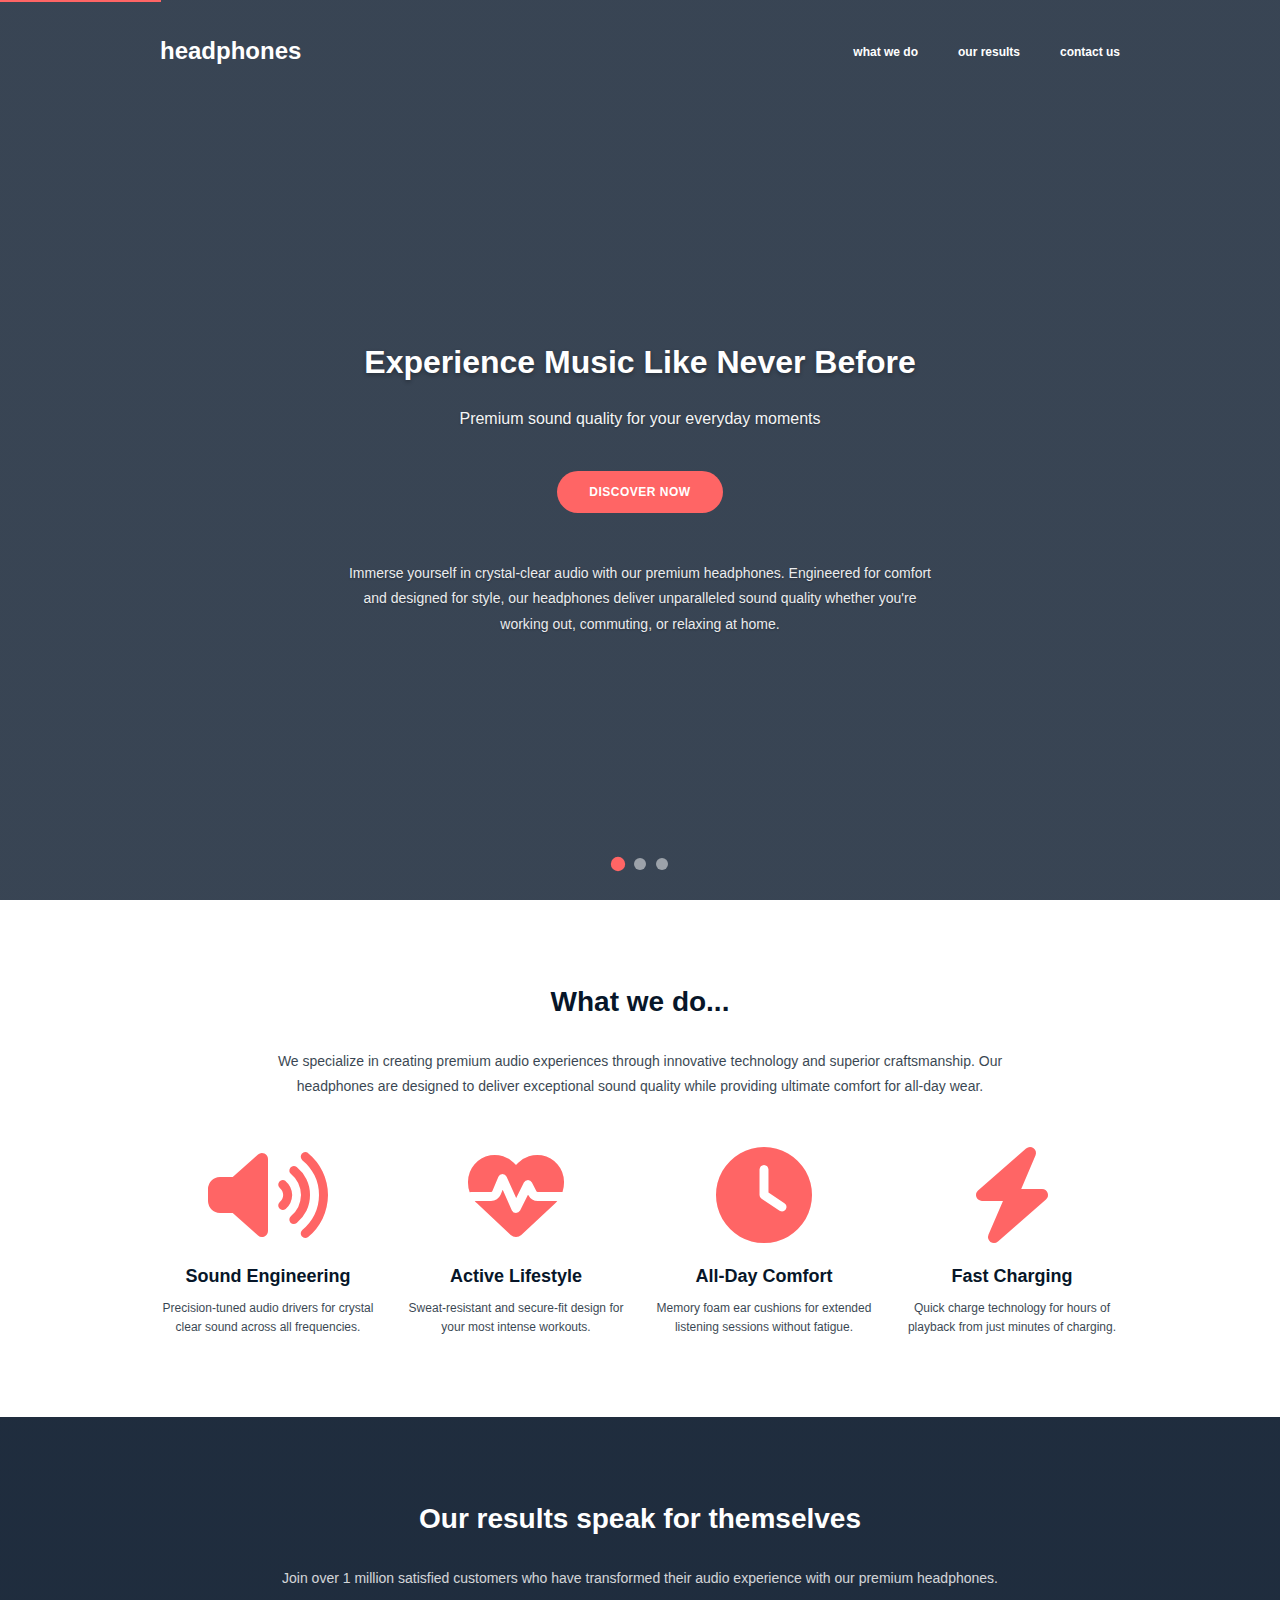
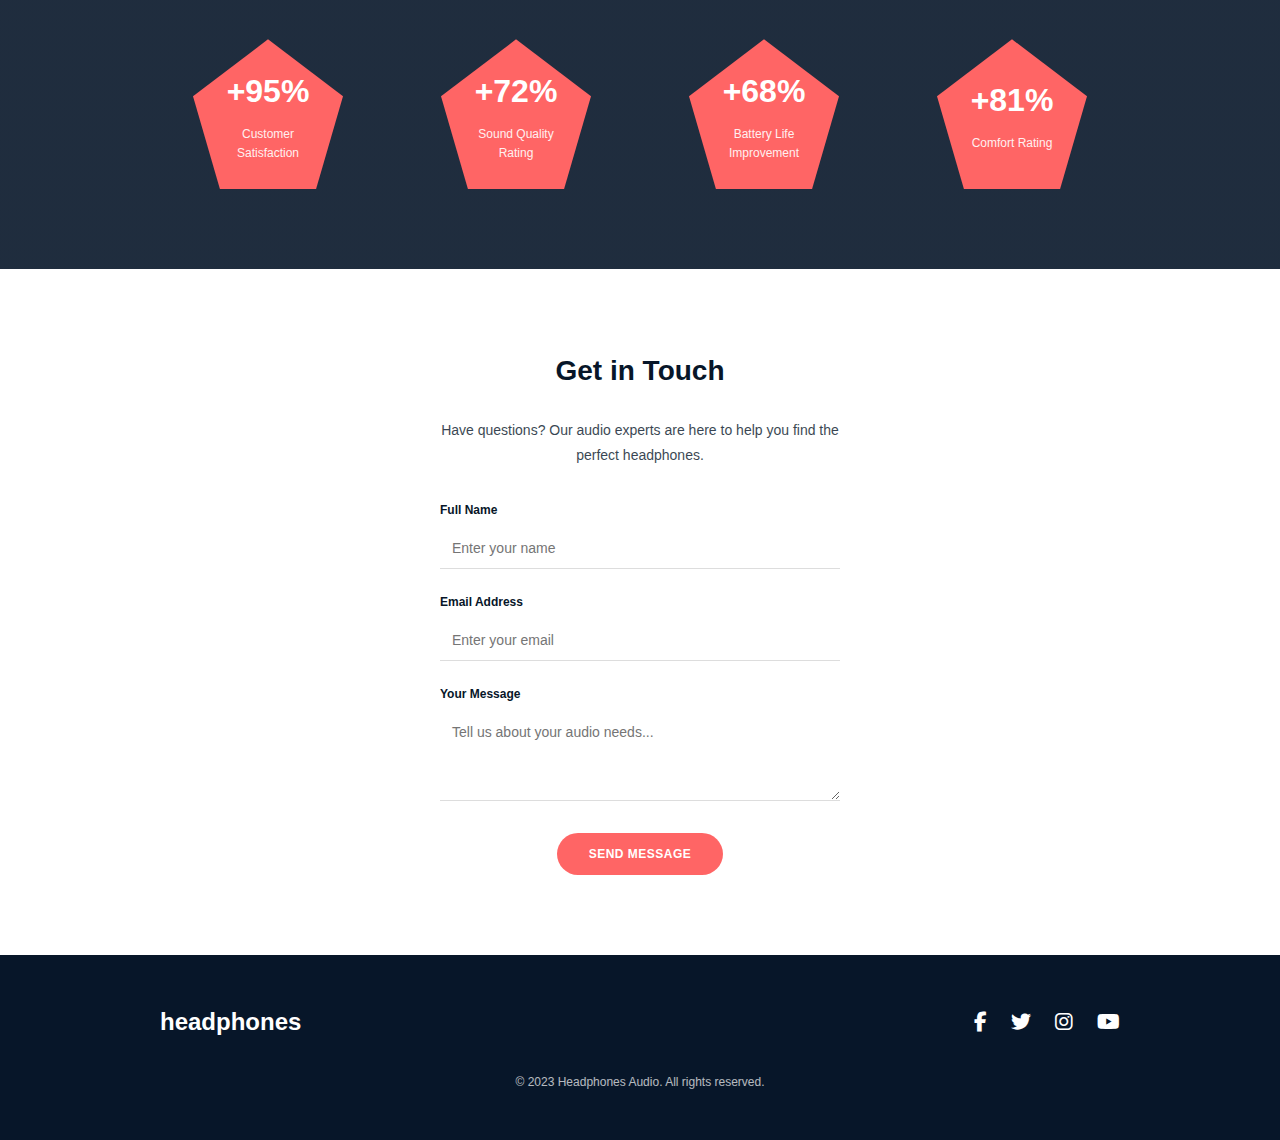
<file: headphones/index.html>
<!DOCTYPE html>
<html lang="en">
<head>
    <meta charset="UTF-8">
    <meta name="viewport" content="width=device-width, initial-scale=1.0">
    <title>Headphones - Premium Audio Experience</title>
    <link rel="stylesheet" href="styles.css">
    <link rel="stylesheet" href="https://cdnjs.cloudflare.com/ajax/libs/font-awesome/6.4.0/css/all.min.css">
</head>
<body>
    <!-- Skip to main content for accessibility -->
    <a href="#main-content" class="skip-link">Skip to main content</a>

    <!-- Header & Navigation -->
    <header class="header">
        <div class="container">
            <nav class="navbar">
                <a href="#" class="logo">headphones</a>
                
                <input type="checkbox" id="menu-toggle" class="menu-toggle">
                <label for="menu-toggle" class="menu-button">
                    <span class="menu-icon"></span>
                </label>
                
                <ul class="nav-menu">
                    <li><a href="#what-we-do">what we do</a></li>
                    <li><a href="#our-results">our results</a></li>
                    <li><a href="#contact-us">contact us</a></li>
                </ul>
            </nav>
        </div>
    </header>

    <!-- Hero Section with Slideshow -->
    <section class="hero" id="main-content">
        <!-- Slideshow Container -->
        <div class="hero-slideshow">
            <div class="slide slide-1 active"></div>
            <div class="slide slide-2"></div>
            <div class="slide slide-3"></div>
        </div>
        
        <!-- Slideshow Controls -->
        <div class="slideshow-controls">
            <button class="slide-dot active" data-slide="0" aria-label="Show slide 1"></button>
            <button class="slide-dot" data-slide="1" aria-label="Show slide 2"></button>
            <button class="slide-dot" data-slide="2" aria-label="Show slide 3"></button>
        </div>
        
        <div class="container">
            <div class="hero-content">
                <h1 class="hero-title">Experience Music Like Never Before</h1>
                <p class="hero-subtitle">Premium sound quality for your everyday moments</p>
                <button class="cta-button">DISCOVER NOW</button>
                <p class="hero-description">
                    Immerse yourself in crystal-clear audio with our premium headphones. Engineered for comfort and designed for style, our headphones deliver unparalleled sound quality whether you're working out, commuting, or relaxing at home.
                </p>
            </div>
        </div>
    </section>

    <!-- What We Do Section -->
    <section id="what-we-do" class="section what-we-do">
        <div class="container">
            <div class="section-header">
                <h2 class="section-title">What we do...</h2>
                <p class="section-description">
                    We specialize in creating premium audio experiences through innovative technology and superior craftsmanship. Our headphones are designed to deliver exceptional sound quality while providing ultimate comfort for all-day wear.
                </p>
            </div>
            
            <div class="services-grid">
                <div class="service-item">
                    <div class="service-icon">
                        <i class="fas fa-volume-up"></i>
                    </div>
                    <h3 class="service-title">Sound Engineering</h3>
                    <p class="service-description">Precision-tuned audio drivers for crystal clear sound across all frequencies.</p>
                </div>
                
                <div class="service-item">
                    <div class="service-icon">
                        <i class="fas fa-heartbeat"></i>
                    </div>
                    <h3 class="service-title">Active Lifestyle</h3>
                    <p class="service-description">Sweat-resistant and secure-fit design for your most intense workouts.</p>
                </div>
                
                <div class="service-item">
                    <div class="service-icon">
                        <i class="fas fa-clock"></i>
                    </div>
                    <h3 class="service-title">All-Day Comfort</h3>
                    <p class="service-description">Memory foam ear cushions for extended listening sessions without fatigue.</p>
                </div>
                
                <div class="service-item">
                    <div class="service-icon">
                        <i class="fas fa-bolt"></i>
                    </div>
                    <h3 class="service-title">Fast Charging</h3>
                    <p class="service-description">Quick charge technology for hours of playback from just minutes of charging.</p>
                </div>
            </div>
        </div>
    </section>

    <!-- Our Results Section -->
    <section id="our-results" class="section results">
        <div class="container">
            <div class="section-header">
                <h2 class="section-title">Our results speak for themselves</h2>
                <p class="section-description">
                    Join over 1 million satisfied customers who have transformed their audio experience with our premium headphones.
                </p>
            </div>
            
            <div class="results-grid">
                <div class="result-item">
                    <div class="result-pentagon">
                        <span class="result-percentage">+95%</span>
                        <span class="result-label">Customer Satisfaction</span>
                    </div>
                </div>
                
                <div class="result-item">
                    <div class="result-pentagon">
                        <span class="result-percentage">+72%</span>
                        <span class="result-label">Sound Quality Rating</span>
                    </div>
                </div>
                
                <div class="result-item">
                    <div class="result-pentagon">
                        <span class="result-percentage">+68%</span>
                        <span class="result-label">Battery Life Improvement</span>
                    </div>
                </div>
                
                <div class="result-item">
                    <div class="result-pentagon">
                        <span class="result-percentage">+81%</span>
                        <span class="result-label">Comfort Rating</span>
                    </div>
                </div>
            </div>
        </div>
    </section>

    <!-- Contact Us Section -->
    <section id="contact-us" class="section contact">
        <div class="container">
            <div class="contact-form-container">
                <h2 class="section-title">Get in Touch</h2>
                <p class="section-description" style="margin-bottom: 2rem;">Have questions? Our audio experts are here to help you find the perfect headphones.</p>
                <form class="contact-form">
                    <div class="form-group">
                        <label for="name">Full Name</label>
                        <input type="text" id="name" name="name" placeholder="Enter your name" required>
                    </div>
                    
                    <div class="form-group">
                        <label for="email">Email Address</label>
                        <input type="email" id="email" name="email" placeholder="Enter your email" required>
                    </div>
                    
                    <div class="form-group">
                        <label for="message">Your Message</label>
                        <textarea id="message" name="message" placeholder="Tell us about your audio needs..." rows="4" required></textarea>
                    </div>
                    
                    <button type="submit" class="cta-button">SEND MESSAGE</button>
                </form>
            </div>
        </div>
    </section>

    <!-- Footer -->
    <footer class="footer">
        <div class="container">
            <div class="footer-content">
                <div class="footer-logo">headphones</div>
                
                <div class="social-links">
                    <a href="#" aria-label="Facebook"><i class="fab fa-facebook-f"></i></a>
                    <a href="#" aria-label="Twitter"><i class="fab fa-twitter"></i></a>
                    <a href="#" aria-label="Instagram"><i class="fab fa-instagram"></i></a>
                    <a href="#" aria-label="YouTube"><i class="fab fa-youtube"></i></a>
                </div>
            </div>
            
            <p class="copyright">&copy; 2023 Headphones Audio. All rights reserved.</p>
        </div>
    </footer>

    <script src="script.js"></script>
</body>
</html>
</file>
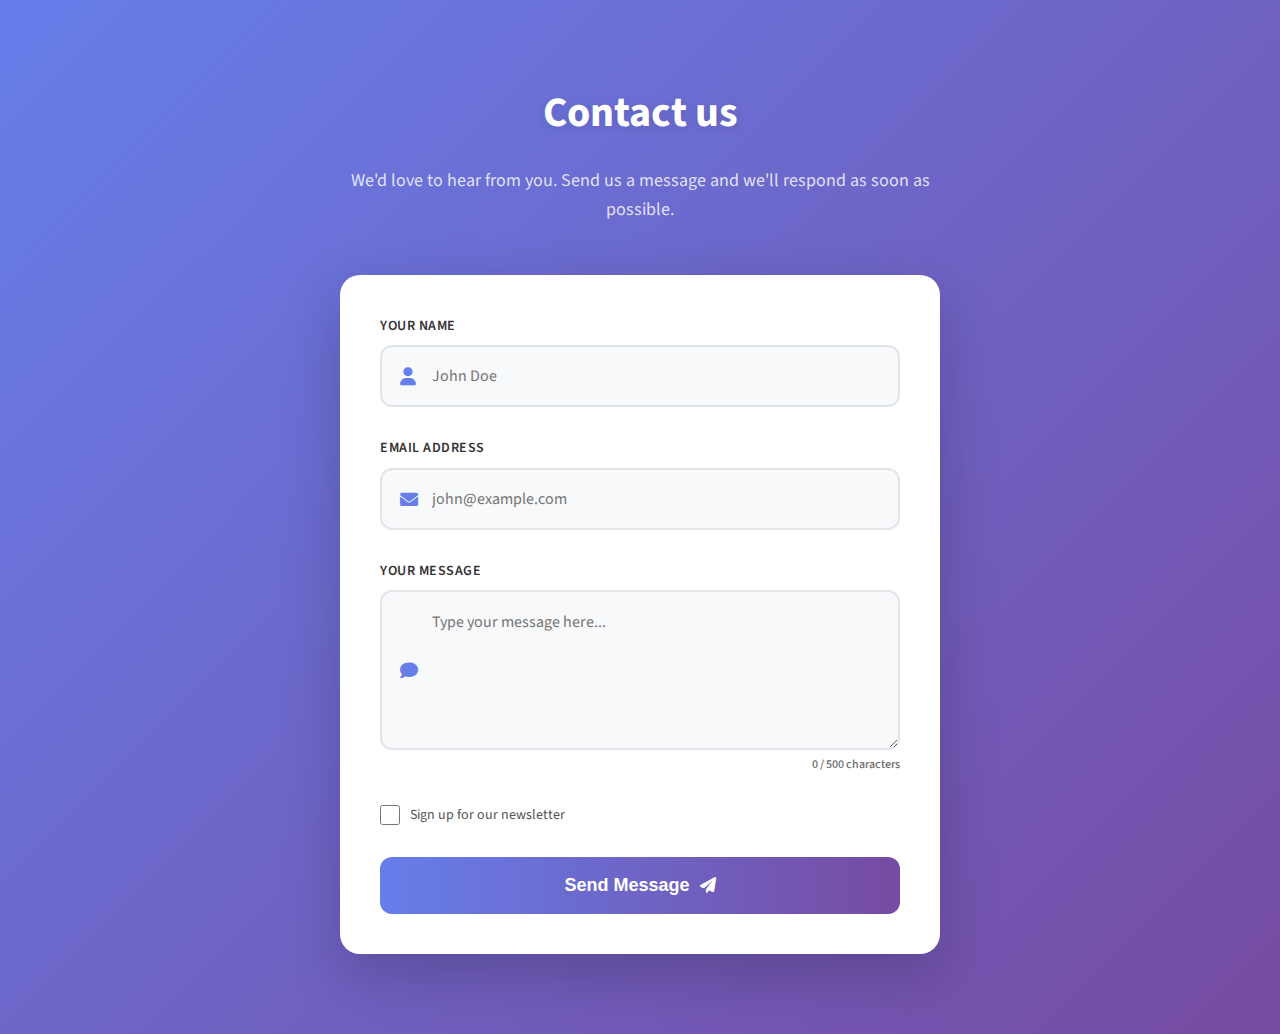
<file: 3-index.html>
<!DOCTYPE html>
<html lang="en">
<head>
    <meta charset="UTF-8">
    <meta name="viewport" content="width=device-width, initial-scale=1.0">
    <title>Headphones - Contact Us</title>
    <link rel="stylesheet" href="3-styles.css">
    <link rel="icon" type="image/x-icon" href="images/favicon.ico">
    <link href="https://fonts.googleapis.com/css2?family=Source+Sans+Pro:wght@400;600;700&display=swap" rel="stylesheet">
    <link rel="stylesheet" href="https://cdnjs.cloudflare.com/ajax/libs/font-awesome/6.0.0/css/all.min.css">
</head>
<body>
    <!-- Contact Us Section -->
    <section class="section contact">
        <div class="container">
            <header class="section-header">
                <h2 class="section-title">Contact us</h2>
                <p class="section-tagline">We'd love to hear from you. Send us a message and we'll respond as soon as possible.</p>
            </header>
            
            <div class="section-body">
                <form class="contact-form" id="contactForm">
                    <div class="form-group">
                        <label for="name" class="form-label">Your Name</label>
                        <div class="input-group">
                            <i class="fas fa-user input-icon"></i>
                            <input type="text" 
                                   id="name" 
                                   name="name" 
                                   class="form-input" 
                                   placeholder="John Doe"
                                   required
                                   minlength="2"
                                   maxlength="50">
                        </div>
                        <div class="error-message" id="nameError"></div>
                    </div>
                    
                    <div class="form-group">
                        <label for="email" class="form-label">Email Address</label>
                        <div class="input-group">
                            <i class="fas fa-envelope input-icon"></i>
                            <input type="email" 
                                   id="email" 
                                   name="email" 
                                   class="form-input" 
                                   placeholder="john@example.com"
                                   required
                                   pattern="[a-z0-9._%+-]+@[a-z0-9.-]+\.[a-z]{2,}$">
                        </div>
                        <div class="error-message" id="emailError"></div>
                    </div>
                    
                    <div class="form-group">
                        <label for="message" class="form-label">Your Message</label>
                        <div class="input-group">
                            <i class="fas fa-comment input-icon"></i>
                            <textarea id="message" 
                                      name="message" 
                                      class="form-input textarea" 
                                      placeholder="Type your message here..."
                                      rows="5"
                                      required
                                      minlength="10"
                                      maxlength="500"></textarea>
                        </div>
                        <div class="error-message" id="messageError"></div>
                        <div class="char-count">
                            <span id="charCount">0</span> / 500 characters
                        </div>
                    </div>
                    
                    <div class="form-group checkbox-group">
                        <input type="checkbox" id="newsletter" name="newsletter" class="form-checkbox">
                        <label for="newsletter" class="checkbox-label">
                            Sign up for our newsletter
                        </label>
                    </div>
                    
                    <button type="submit" class="btn-submit" id="submitBtn">
                        <span class="btn-text">Send Message</span>
                        <i class="fas fa-paper-plane btn-icon"></i>
                    </button>
                    
                    <div class="form-success" id="successMessage">
                        <i class="fas fa-check-circle success-icon"></i>
                        <p>Thank you! Your message has been sent successfully.</p>
                    </div>
                </form>
            </div>
        </div>
    </section>
    
    <script>
        document.addEventListener('DOMContentLoaded', function() {
            const form = document.getElementById('contactForm');
            const nameInput = document.getElementById('name');
            const emailInput = document.getElementById('email');
            const messageInput = document.getElementById('message');
            const charCount = document.getElementById('charCount');
            const submitBtn = document.getElementById('submitBtn');
            const successMessage = document.getElementById('successMessage');
            
            // Character counter for message
            messageInput.addEventListener('input', function() {
                const length = this.value.length;
                charCount.textContent = length;
                
                if (length > 500) {
                    this.value = this.value.substring(0, 500);
                    charCount.textContent = 500;
                }
            });
            
            // Real-time validation
            nameInput.addEventListener('blur', validateName);
            emailInput.addEventListener('blur', validateEmail);
            messageInput.addEventListener('blur', validateMessage);
            
            function validateName() {
                const name = nameInput.value.trim();
                const errorElement = document.getElementById('nameError');
                
                if (name.length < 2) {
                    showError(nameInput, errorElement, 'Name must be at least 2 characters long');
                    return false;
                } else if (name.length > 50) {
                    showError(nameInput, errorElement, 'Name must be less than 50 characters');
                    return false;
                } else {
                    clearError(nameInput, errorElement);
                    return true;
                }
            }
            
            function validateEmail() {
                const email = emailInput.value.trim();
                const errorElement = document.getElementById('emailError');
                const emailPattern = /^[a-z0-9._%+-]+@[a-z0-9.-]+\.[a-z]{2,}$/i;
                
                if (!emailPattern.test(email)) {
                    showError(emailInput, errorElement, 'Please enter a valid email address');
                    return false;
                } else {
                    clearError(emailInput, errorElement);
                    return true;
                }
            }
            
            function validateMessage() {
                const message = messageInput.value.trim();
                const errorElement = document.getElementById('messageError');
                
                if (message.length < 10) {
                    showError(messageInput, errorElement, 'Message must be at least 10 characters long');
                    return false;
                } else if (message.length > 500) {
                    showError(messageInput, errorElement, 'Message must be less than 500 characters');
                    return false;
                } else {
                    clearError(messageInput, errorElement);
                    return true;
                }
            }
            
            function showError(input, errorElement, message) {
                input.classList.add('error');
                errorElement.textContent = message;
                errorElement.style.display = 'block';
            }
            
            function clearError(input, errorElement) {
                input.classList.remove('error');
                errorElement.textContent = '';
                errorElement.style.display = 'none';
            }
            
            // Form submission
            form.addEventListener('submit', function(e) {
                e.preventDefault();
                
                const isNameValid = validateName();
                const isEmailValid = validateEmail();
                const isMessageValid = validateMessage();
                
                if (isNameValid && isEmailValid && isMessageValid) {
                    // Simulate form submission
                    submitBtn.disabled = true;
                    submitBtn.innerHTML = '<i class="fas fa-spinner fa-spin"></i> Sending...';
                    
                    setTimeout(function() {
                        successMessage.style.display = 'flex';
                        form.reset();
                        charCount.textContent = '0';
                        
                        submitBtn.disabled = false;
                        submitBtn.innerHTML = '<span class="btn-text">Send Message</span><i class="fas fa-paper-plane btn-icon"></i>';
                        
                        // Hide success message after 5 seconds
                        setTimeout(function() {
                            successMessage.style.display = 'none';
                        }, 5000);
                    }, 1500);
                }
            });
            
            // Input animations
            const inputs = document.querySelectorAll('.form-input');
            inputs.forEach(input => {
                input.addEventListener('focus', function() {
                    this.parentElement.classList.add('focused');
                });
                
                input.addEventListener('blur', function() {
                    if (this.value === '') {
                        this.parentElement.classList.remove('focused');
                    }
                });
            });
        });
    </script>
</body>
</html>
</file>
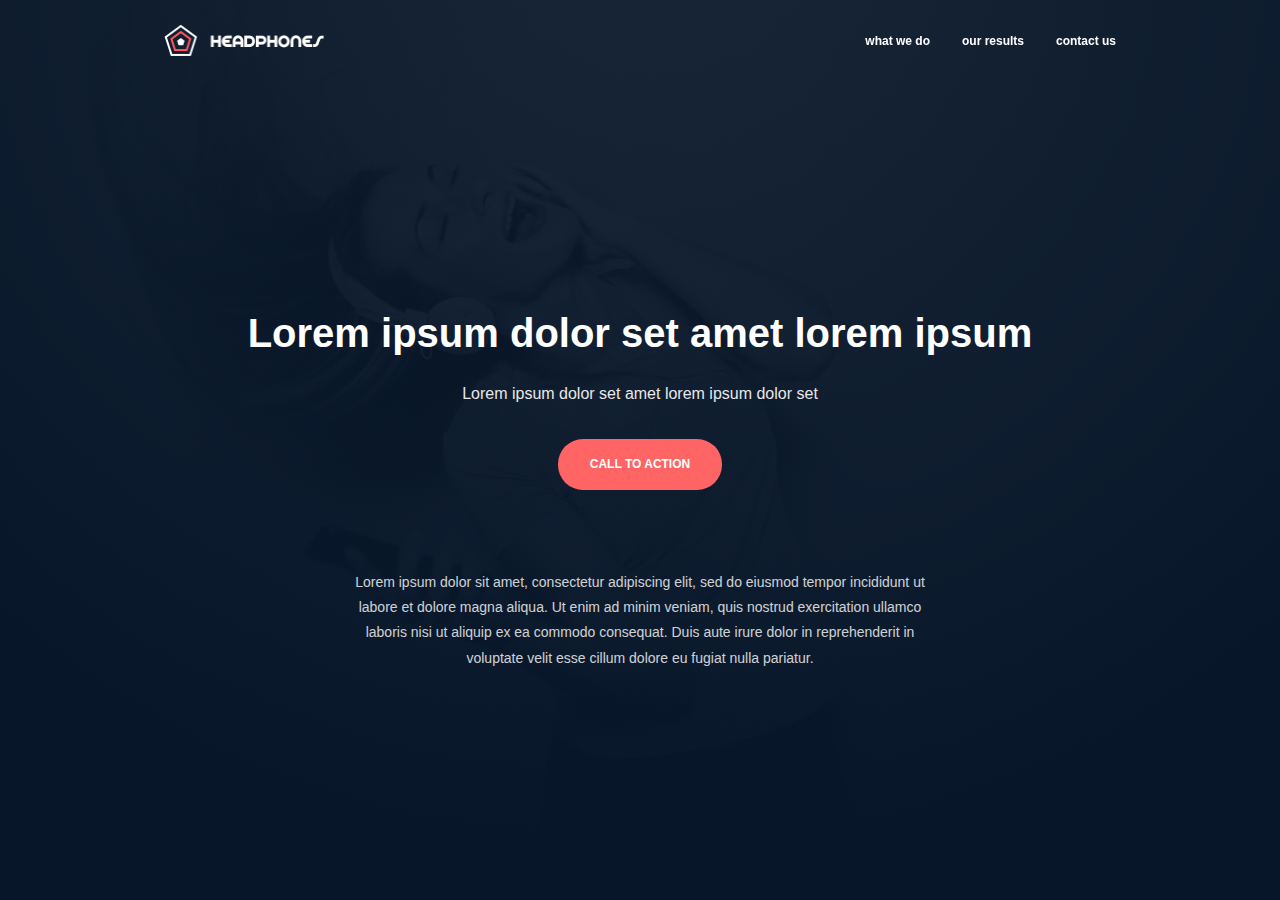
<file: headphones/0-index.html>
<!DOCTYPE html>
<html lang="en">
<head>
    <meta charset="UTF-8">
    <meta name="viewport" content="width=device-width, initial-scale=1.0">
    <title>Headphones</title>
    <link rel="stylesheet" href="0-styles.css">
    <link rel="stylesheet" href="https://cdnjs.cloudflare.com/ajax/libs/font-awesome/6.4.0/css/all.min.css">
    <link rel="icon" type="image/x-icon" href="images/favicon.ico">
</head>
<body>
    <!-- Header Section -->
    <header class="header">
        <div class="container">
            <!-- Logo -->
            <a href="#" class="logo">
                <img src="images/logo_headphones.png" alt="Headphones Logo" width="160" height="32">
            </a>
            
            <!-- Mobile Menu Toggle -->
            <input type="checkbox" id="menu-toggle" class="menu-toggle">
            <label for="menu-toggle" class="menu-button">
                <span class="menu-icon"></span>
            </label>
            
            <!-- Navigation Menu -->
            <nav class="navbar">
                <ul class="nav-menu">
                    <li><a href="#what-we-do">what we do</a></li>
                    <li><a href="#our-results">our results</a></li>
                    <li><a href="#contact-us">contact us</a></li>
                </ul>
            </nav>
        </div>
    </header>

    <!-- Hero Section -->
    <main class="hero">
        <div class="container">
            <div class="hero-content">
                <h1 class="hero-title">Lorem ipsum dolor set amet lorem ipsum</h1>
                <p class="hero-subtitle">Lorem ipsum dolor set amet lorem ipsum dolor set</p>
                <button class="cta-button">CALL TO ACTION</button>
                <p class="hero-description">
                    Lorem ipsum dolor sit amet, consectetur adipiscing elit, sed do eiusmod tempor incididunt ut labore et dolore magna aliqua. Ut enim ad minim veniam, quis nostrud exercitation ullamco laboris nisi ut aliquip ex ea commodo consequat. Duis aute irure dolor in reprehenderit in voluptate velit esse cillum dolore eu fugiat nulla pariatur.
                </p>
            </div>
        </div>
    </main>
</body>
</html>
</file>
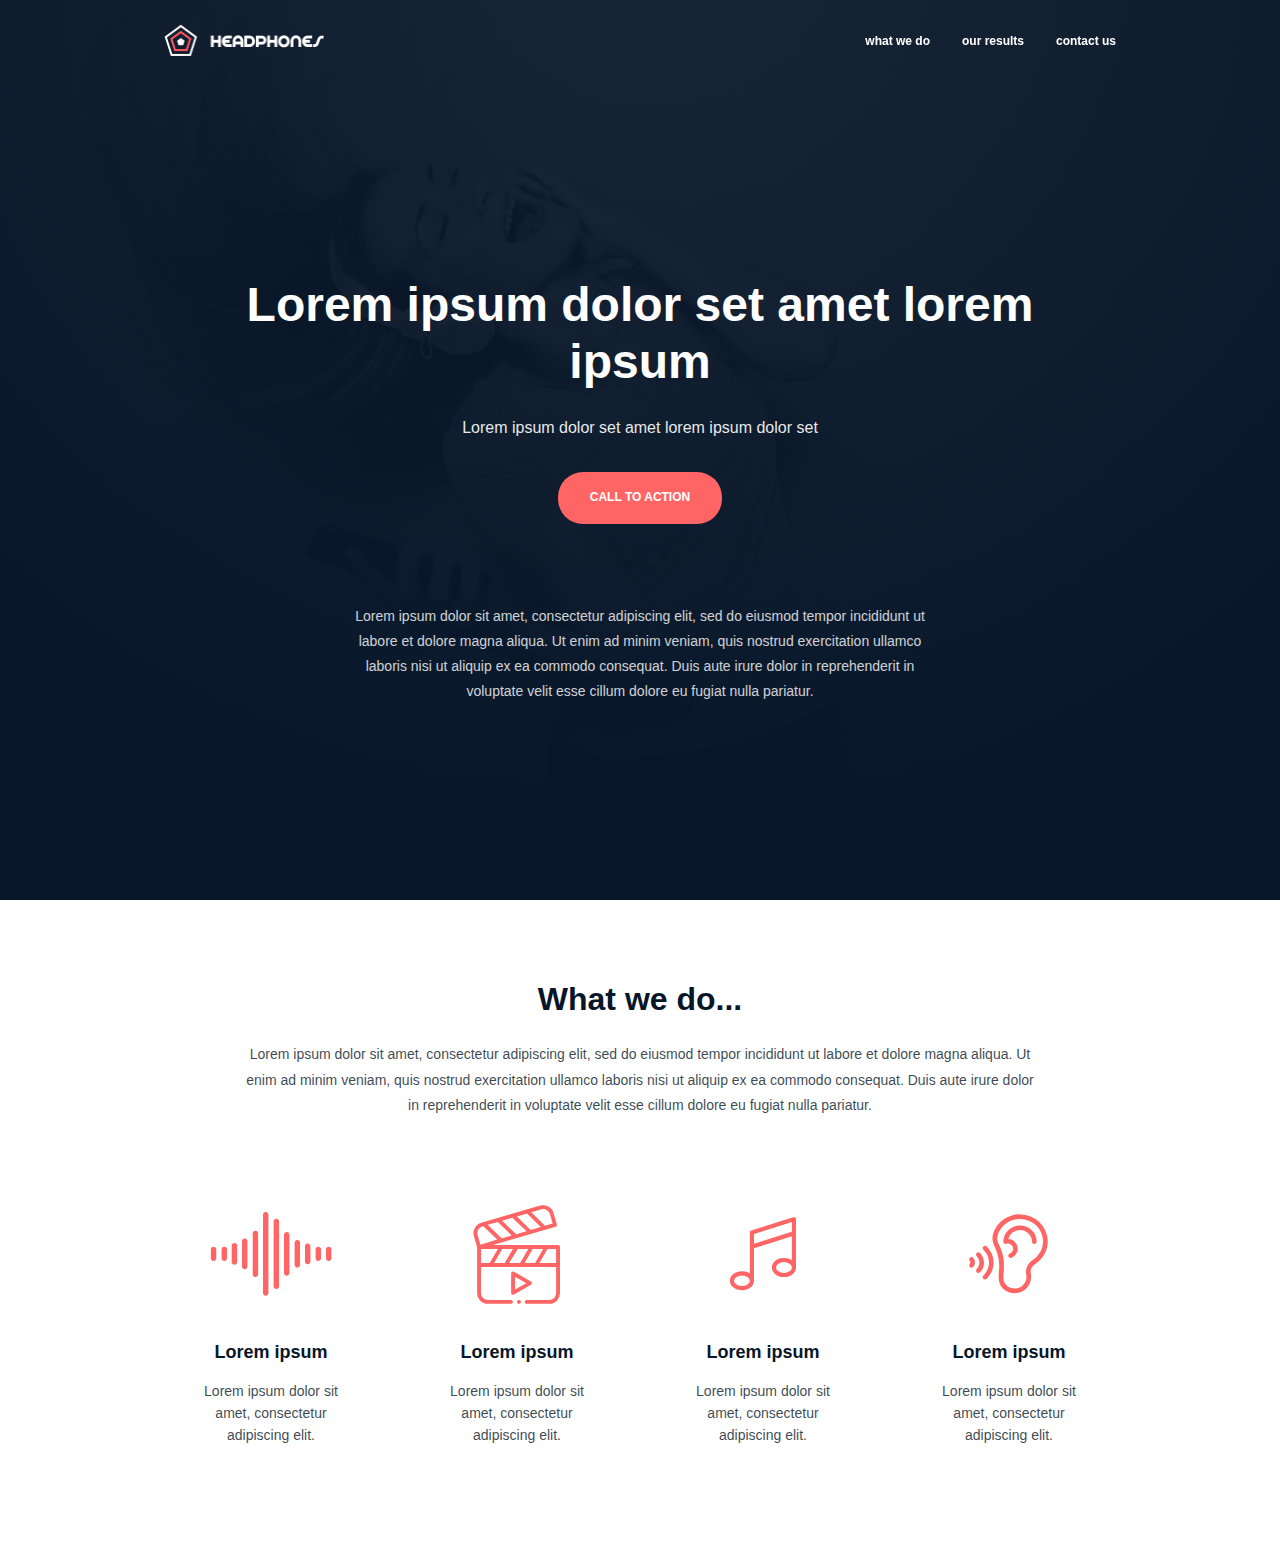
<file: headphones/1-index.html>
<!DOCTYPE html>
<html lang="en">
<head>
    <meta charset="UTF-8">
    <meta name="viewport" content="width=device-width, initial-scale=1.0">
    <title>Headphones - What We Do</title>
    <link rel="stylesheet" href="1-styles.css">
    <link rel="stylesheet" href="holberton_school-icon.css">
    <link rel="icon" type="image/x-icon" href="images/favicon.ico">
</head>
<body>
    <!-- Header Section -->
    <header class="header">
        <div class="container">
            <!-- Logo -->
            <a href="#" class="logo">
                <img src="images/logo_headphones.png" alt="Headphones Logo" width="160" height="32">
            </a>
            
            <!-- Mobile Menu Toggle -->
            <input type="checkbox" id="menu-toggle" class="menu-toggle">
            <label for="menu-toggle" class="menu-button">
                <span class="holberton_school-icon-menu"></span>
            </label>
            
            <!-- Navigation Menu -->
            <nav class="navbar">
                <ul class="nav-menu">
                    <li><a href="#what-we-do">what we do</a></li>
                    <li><a href="#our-results">our results</a></li>
                    <li><a href="#contact-us">contact us</a></li>
                </ul>
            </nav>
        </div>
    </header>

    <!-- Hero Section -->
    <section class="hero">
        <div class="container">
            <div class="hero-content">
                <h1 class="hero-title">Lorem ipsum dolor set amet lorem ipsum</h1>
                <p class="hero-subtitle">Lorem ipsum dolor set amet lorem ipsum dolor set</p>
                <button class="cta-button">CALL TO ACTION</button>
                <p class="hero-description">
                    Lorem ipsum dolor sit amet, consectetur adipiscing elit, sed do eiusmod tempor incididunt ut labore et dolore magna aliqua. Ut enim ad minim veniam, quis nostrud exercitation ullamco laboris nisi ut aliquip ex ea commodo consequat. Duis aute irure dolor in reprehenderit in voluptate velit esse cillum dolore eu fugiat nulla pariatur.
                </p>
            </div>
        </div>
    </section>

    <!-- What We Do Section -->
    <section id="what-we-do" class="what-we-do section">
        <div class="container">
            <div class="section-header">
                <h2 class="section-title">What we do...</h2>
                <p class="section-description">
                    Lorem ipsum dolor sit amet, consectetur adipiscing elit, sed do eiusmod tempor incididunt ut labore et dolore magna aliqua. Ut enim ad minim veniam, quis nostrud exercitation ullamco laboris nisi ut aliquip ex ea commodo consequat. Duis aute irure dolor in reprehenderit in voluptate velit esse cillum dolore eu fugiat nulla pariatur.
                </p>
            </div>
            
            <div class="services-grid">
                <!-- Service 1 -->
                <article class="service-item">
                    <div class="service-icon">
                        <span class="holberton_school-icon-ic_sound"></span>
                    </div>
                    <h3 class="service-title">Lorem ipsum</h3>
                    <p class="service-description">
                        Lorem ipsum dolor sit amet, consectetur adipiscing elit.
                    </p>
                </article>
                
                <!-- Service 2 -->
                <article class="service-item">
                    <div class="service-icon">
                        <span class="holberton_school-icon-ic_video"></span>
                    </div>
                    <h3 class="service-title">Lorem ipsum</h3>
                    <p class="service-description">
                        Lorem ipsum dolor sit amet, consectetur adipiscing elit.
                    </p>
                </article>
                
                <!-- Service 3 -->
                <article class="service-item">
                    <div class="service-icon">
                        <span class="holberton_school-icon-ic_music"></span>
                    </div>
                    <h3 class="service-title">Lorem ipsum</h3>
                    <p class="service-description">
                        Lorem ipsum dolor sit amet, consectetur adipiscing elit.
                    </p>
                </article>
                
                <!-- Service 4 -->
                <article class="service-item">
                    <div class="service-icon">
                        <span class="holberton_school-icon-ic_hearing"></span>
                    </div>
                    <h3 class="service-title">Lorem ipsum</h3>
                    <p class="service-description">
                        Lorem ipsum dolor sit amet, consectetur adipiscing elit.
                    </p>
                </article>
            </div>
        </div>
    </section>
</body>
</html>
</file>
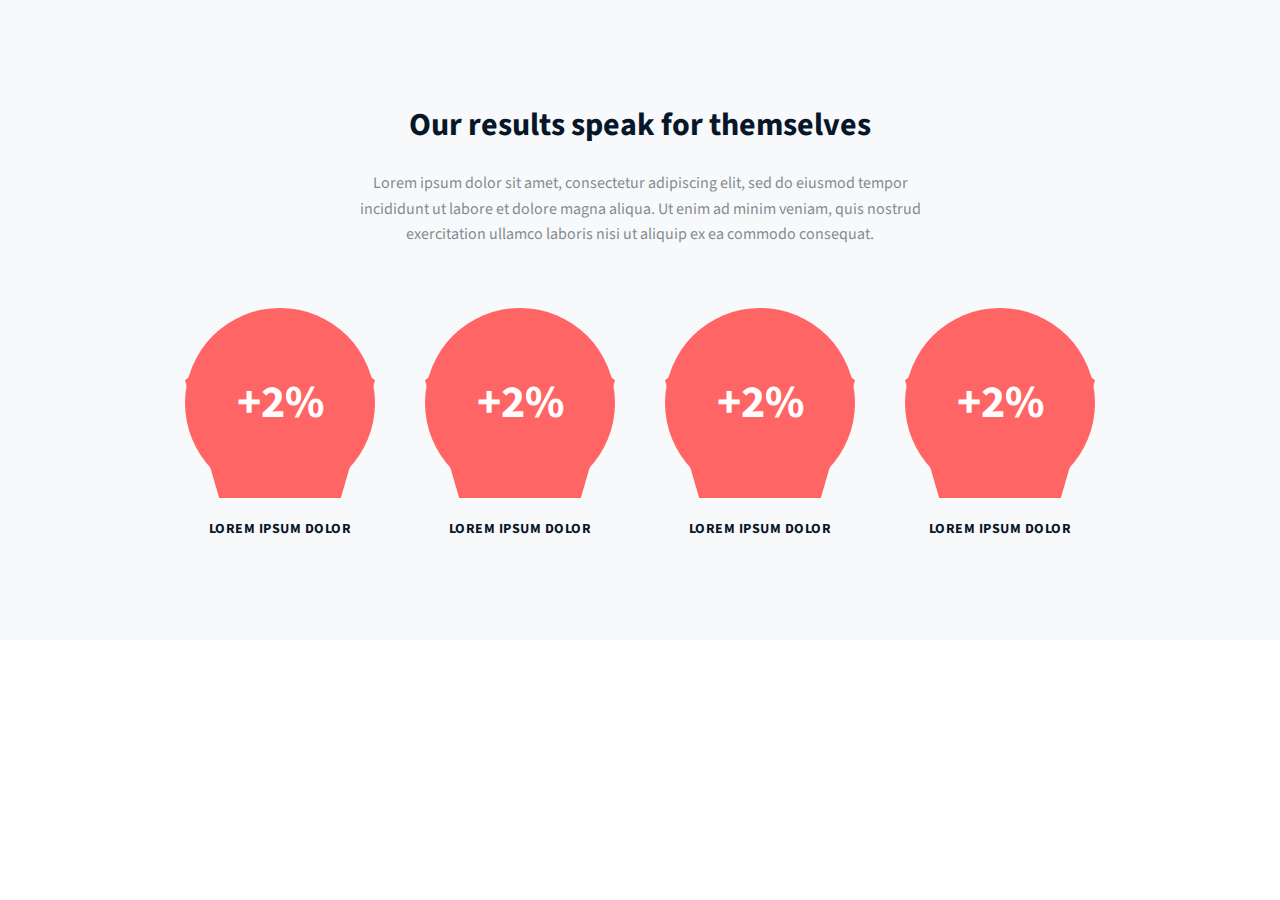
<file: headphones/2-index.html>
<!DOCTYPE html>
<html lang="en">
<head>
    <meta charset="UTF-8">
    <meta name="viewport" content="width=device-width, initial-scale=1.0">
    <title>Headphones - Our Results</title>
    <link rel="stylesheet" href="2-styles.css">
    <link rel="icon" type="image/x-icon" href="images/favicon.ico">
    <link href="https://fonts.googleapis.com/css2?family=Source+Sans+Pro:wght@400;600;700&display=swap" rel="stylesheet">
</head>
<body>
    <!-- Our Results Section -->
    <section class="section results">
        <div class="container">
            <header class="section-header">
                <h2 class="section-title">Our results speak for themselves</h2>
                <p class="section-tagline">Lorem ipsum dolor sit amet, consectetur adipiscing elit, sed do eiusmod tempor incididunt ut labore et dolore magna aliqua. Ut enim ad minim veniam, quis nostrud exercitation ullamco laboris nisi ut aliquip ex ea commodo consequat.</p>
            </header>
            
            <div class="section-body">
                <div class="row">
                    <!-- Result 1 -->
                    <div class="col-1-4">
                        <div class="result-item">
                            <div class="result-pentagon">
                                <span class="result-value">+2%</span>
                            </div>
                            <p class="result-description">Lorem ipsum dolor</p>
                        </div>
                    </div>
                    
                    <!-- Result 2 -->
                    <div class="col-1-4">
                        <div class="result-item">
                            <div class="result-pentagon">
                                <span class="result-value">+2%</span>
                            </div>
                            <p class="result-description">Lorem ipsum dolor</p>
                        </div>
                    </div>
                    
                    <!-- Result 3 -->
                    <div class="col-1-4">
                        <div class="result-item">
                            <div class="result-pentagon">
                                <span class="result-value">+2%</span>
                            </div>
                            <p class="result-description">Lorem ipsum dolor</p>
                        </div>
                    </div>
                    
                    <!-- Result 4 -->
                    <div class="col-1-4">
                        <div class="result-item">
                            <div class="result-pentagon">
                                <span class="result-value">+2%</span>
                            </div>
                            <p class="result-description">Lorem ipsum dolor</p>
                        </div>
                    </div>
                </div>
            </div>
        </div>
    </section>
</body>
</html>
</file>
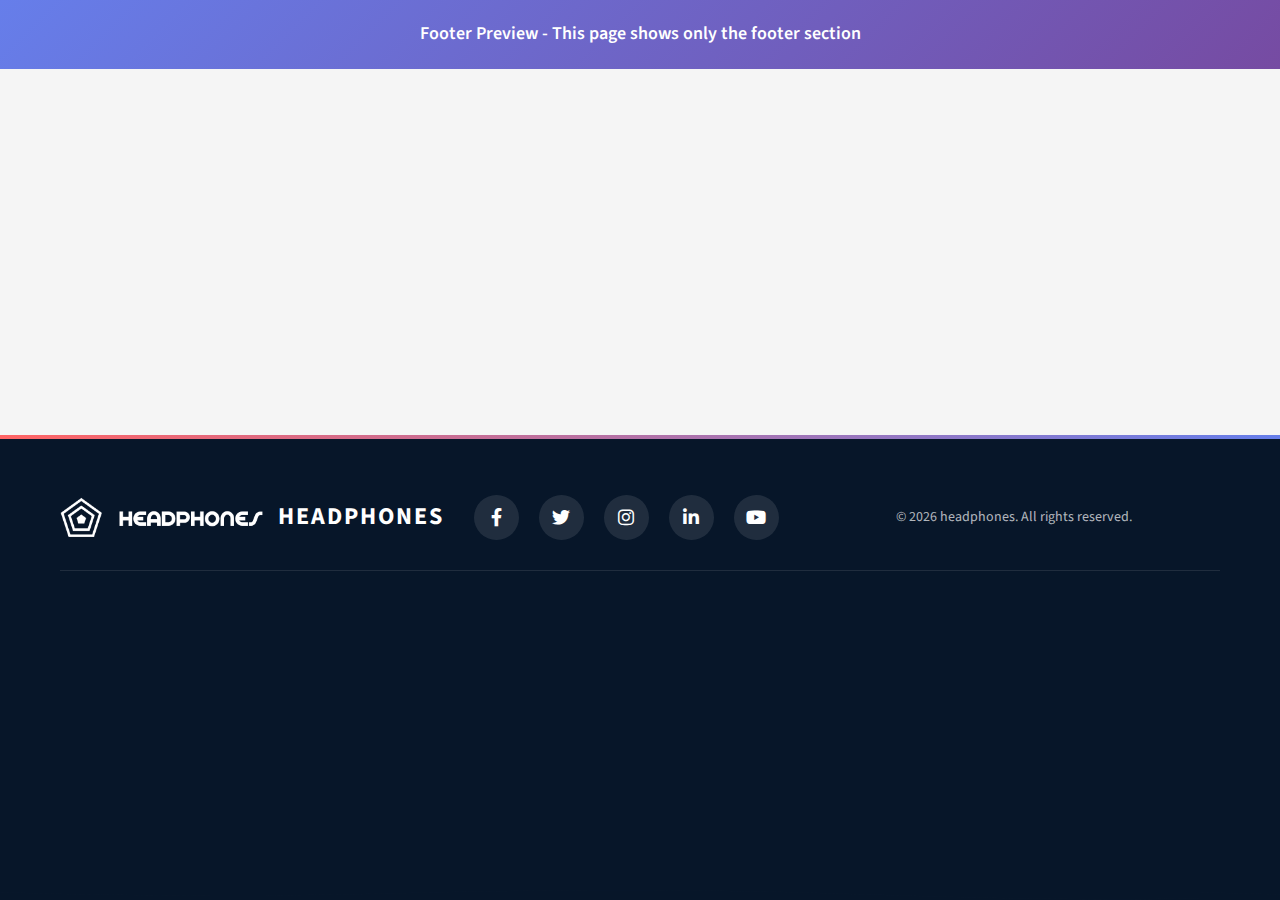
<file: headphones/4-index.html>
<!DOCTYPE html>
<html lang="en">
<head>
    <meta charset="UTF-8">
    <meta name="viewport" content="width=device-width, initial-scale=1.0">
    <title>Headphones - Footer</title>
    <link rel="stylesheet" href="4-styles.css">
    <link rel="icon" type="image/x-icon" href="images/favicon.ico">
    <link href="https://fonts.googleapis.com/css2?family=Source+Sans+Pro:wght@300;400;600;700&display=swap" rel="stylesheet">
    <link rel="stylesheet" href="https://cdnjs.cloudflare.com/ajax/libs/font-awesome/6.0.0/css/all.min.css">
</head>
<body>
    <!-- Footer Section -->
    <footer class="footer">
        <div class="container">
            <div class="footer-content">
                <!-- Logo -->
                <div class="footer-logo">
                    <img src="images/logo_headphones.png" alt="Headphones Logo" class="logo-img">
                    <span class="logo-text">headphones</span>
                </div>

                <!-- Social Media Links -->
                <div class="footer-social">
                    <a href="#" class="social-link" aria-label="Facebook">
                        <i class="fab fa-facebook-f"></i>
                    </a>
                    <a href="#" class="social-link" aria-label="Twitter">
                        <i class="fab fa-twitter"></i>
                    </a>
                    <a href="#" class="social-link" aria-label="Instagram">
                        <i class="fab fa-instagram"></i>
                    </a>
                    <a href="#" class="social-link" aria-label="LinkedIn">
                        <i class="fab fa-linkedin-in"></i>
                    </a>
                    <a href="#" class="social-link" aria-label="YouTube">
                        <i class="fab fa-youtube"></i>
                    </a>
                </div>

                <!-- Copyright -->
                <div class="footer-copyright">
                    <p>&copy; 2024 headphones. All rights reserved.</p>
                </div>
            </div>

            <!-- Footer Links -->
            <div class="footer-links">
                <div class="links-column">
                    <h3 class="links-title">Products</h3>
                    <ul class="links-list">
                        <li><a href="#">Headphones</a></li>
                        <li><a href="#">Earphones</a></li>
                        <li><a href="#">Speakers</a></li>
                        <li><a href="#">Accessories</a></li>
                    </ul>
                </div>

                <div class="links-column">
                    <h3 class="links-title">Support</h3>
                    <ul class="links-list">
                        <li><a href="#">Product Help</a></li>
                        <li><a href="#">Service & Warranty</a></li>
                        <li><a href="#">Contact Support</a></li>
                        <li><a href="#">FAQ</a></li>
                    </ul>
                </div>

                <div class="links-column">
                    <h3 class="links-title">Company</h3>
                    <ul class="links-list">
                        <li><a href="#">About Us</a></li>
                        <li><a href="#">Careers</a></li>
                        <li><a href="#">News</a></li>
                        <li><a href="#">Sustainability</a></li>
                    </ul>
                </div>

                <div class="links-column">
                    <h3 class="links-title">Legal</h3>
                    <ul class="links-list">
                        <li><a href="#">Terms of Use</a></li>
                        <li><a href="#">Privacy Policy</a></li>
                        <li><a href="#">Cookie Policy</a></li>
                        <li><a href="#">Licenses</a></li>
                    </ul>
                </div>
            </div>

            <!-- Back to Top Button -->
            <button class="back-to-top" id="backToTop" aria-label="Back to top">
                <i class="fas fa-chevron-up"></i>
            </button>
        </div>
    </footer>

    <script>
        document.addEventListener('DOMContentLoaded', function() {
            const backToTopBtn = document.getElementById('backToTop');
            
            // Show/hide back to top button based on scroll
            window.addEventListener('scroll', function() {
                if (window.pageYOffset > 300) {
                    backToTopBtn.classList.add('visible');
                } else {
                    backToTopBtn.classList.remove('visible');
                }
            });
            
            // Back to top functionality
            backToTopBtn.addEventListener('click', function() {
                window.scrollTo({
                    top: 0,
                    behavior: 'smooth'
                });
            });
            
            // Add hover effect to social links
            const socialLinks = document.querySelectorAll('.social-link');
            socialLinks.forEach(link => {
                link.addEventListener('mouseenter', function() {
                    this.style.transform = 'translateY(-3px)';
                });
                
                link.addEventListener('mouseleave', function() {
                    this.style.transform = 'translateY(0)';
                });
            });
            
            // Add current year to copyright
            const copyrightElement = document.querySelector('.footer-copyright p');
            const currentYear = new Date().getFullYear();
            copyrightElement.innerHTML = copyrightElement.innerHTML.replace('2024', currentYear);
        });
    </script>
</body>
</html>
</file>
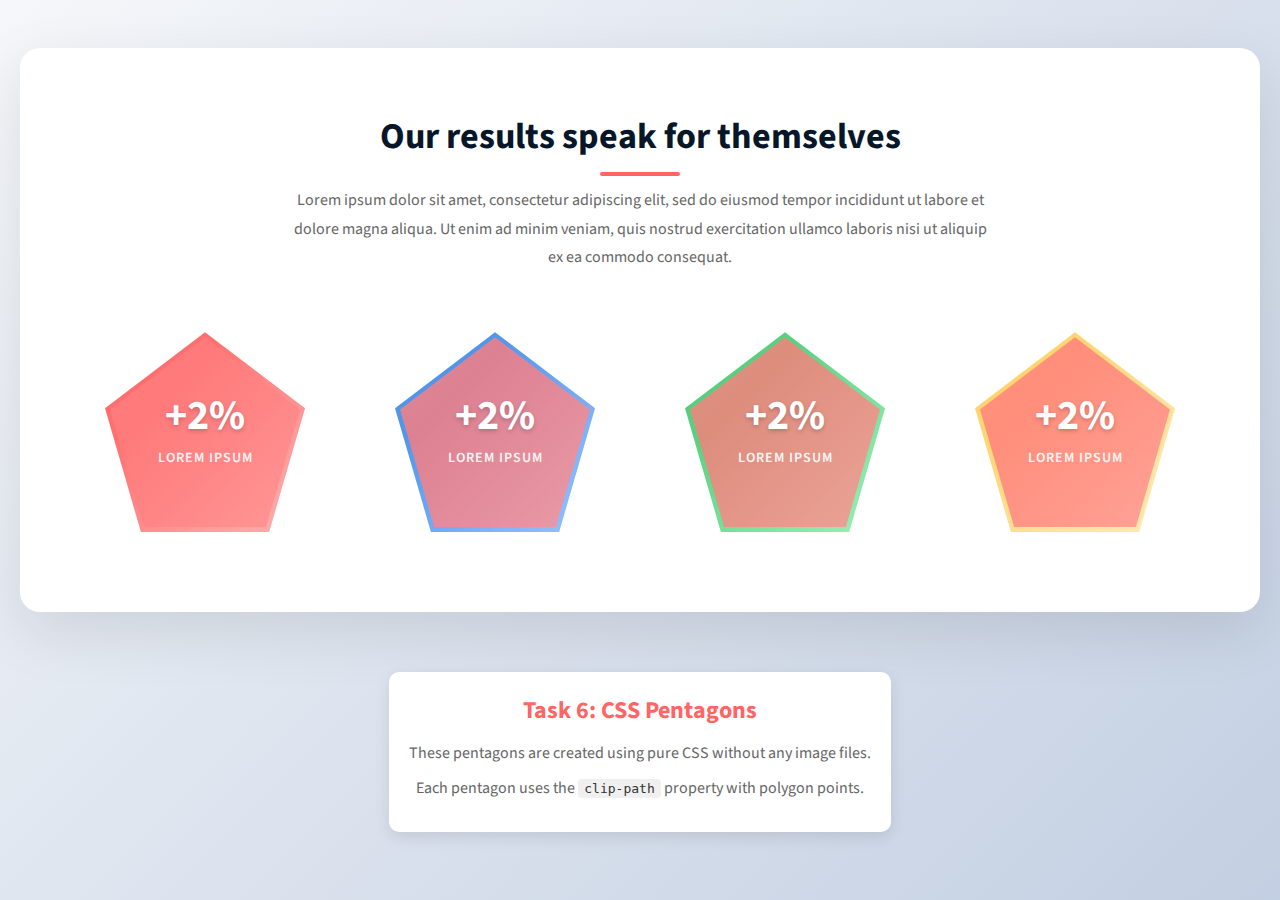
<file: headphones/6-index.html>
<!DOCTYPE html>
<html lang="en">
<head>
    <meta charset="UTF-8">
    <meta name="viewport" content="width=device-width, initial-scale=1.0">
    <title>Headphones - Our Results (CSS Pentagons)</title>
    <link rel="stylesheet" href="6-styles.css">
    <link rel="icon" type="image/x-icon" href="images/favicon.ico">
    <link href="https://fonts.googleapis.com/css2?family=Source+Sans+Pro:wght@300;400;600;700&display=swap" rel="stylesheet">
</head>
<body>
    <!-- Our Results Section with CSS Pentagons -->
    <section class="section results">
        <div class="container">
            <header class="section-header">
                <h2 class="section-title">Our results speak for themselves</h2>
                <p class="section-tagline">Lorem ipsum dolor sit amet, consectetur adipiscing elit, sed do eiusmod tempor incididunt ut labore et dolore magna aliqua. Ut enim ad minim veniam, quis nostrud exercitation ullamco laboris nisi ut aliquip ex ea commodo consequat.</p>
            </header>
            
            <div class="section-body">
                <div class="pentagons-container">
                    <!-- Pentagon 1 -->
                    <div class="pentagon-wrapper">
                        <div class="pentagon-shape">
                            <div class="pentagon-content">
                                <span class="pentagon-value">+2%</span>
                                <span class="pentagon-label">Lorem ipsum</span>
                            </div>
                        </div>
                    </div>
                    
                    <!-- Pentagon 2 -->
                    <div class="pentagon-wrapper">
                        <div class="pentagon-shape">
                            <div class="pentagon-content">
                                <span class="pentagon-value">+2%</span>
                                <span class="pentagon-label">Lorem ipsum</span>
                            </div>
                        </div>
                    </div>
                    
                    <!-- Pentagon 3 -->
                    <div class="pentagon-wrapper">
                        <div class="pentagon-shape">
                            <div class="pentagon-content">
                                <span class="pentagon-value">+2%</span>
                                <span class="pentagon-label">Lorem ipsum</span>
                            </div>
                        </div>
                    </div>
                    
                    <!-- Pentagon 4 -->
                    <div class="pentagon-wrapper">
                        <div class="pentagon-shape">
                            <div class="pentagon-content">
                                <span class="pentagon-value">+2%</span>
                                <span class="pentagon-label">Lorem ipsum</span>
                            </div>
                        </div>
                    </div>
                </div>
            </div>
        </div>
    </section>
    
    <div class="instructions">
        <h3>Task 6: CSS Pentagons</h3>
        <p>These pentagons are created using pure CSS without any image files.</p>
        <p>Each pentagon uses the <code>clip-path</code> property with polygon points.</p>
    </div>
</body>
</html>
</file>
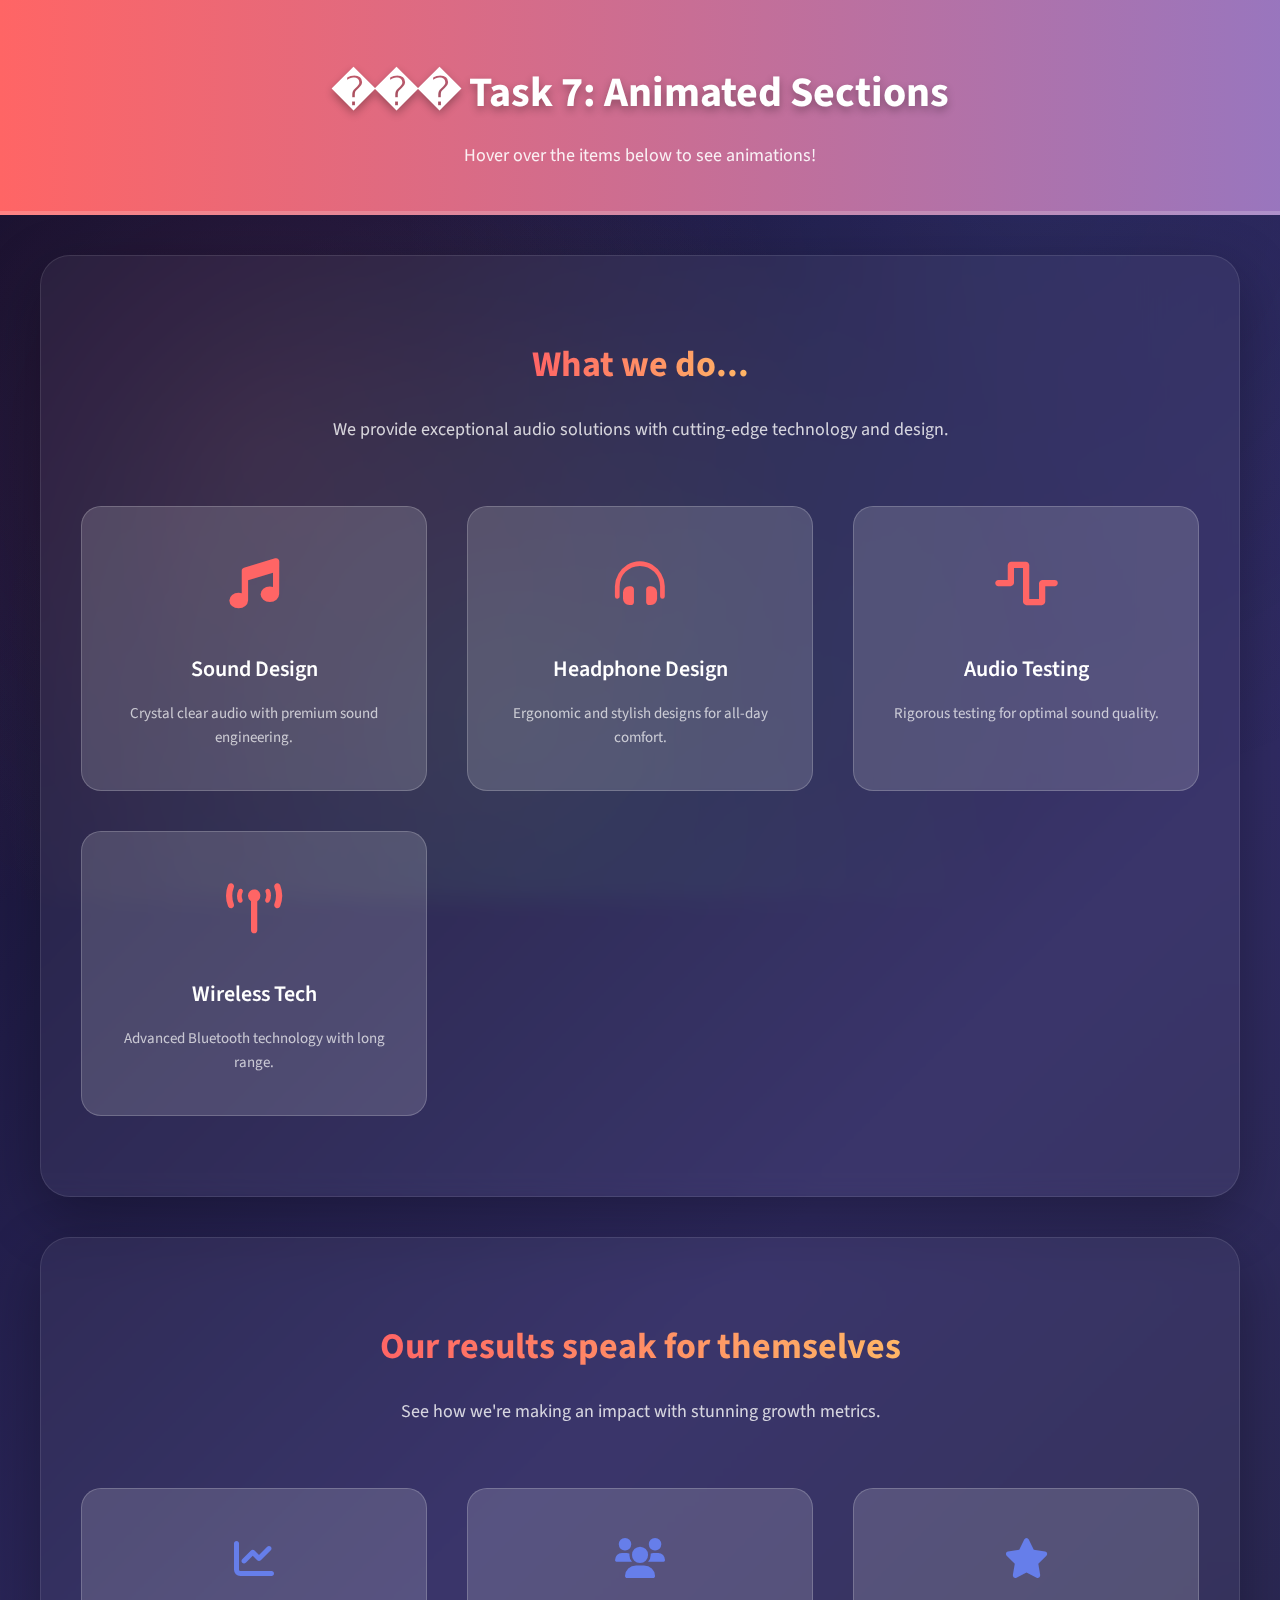
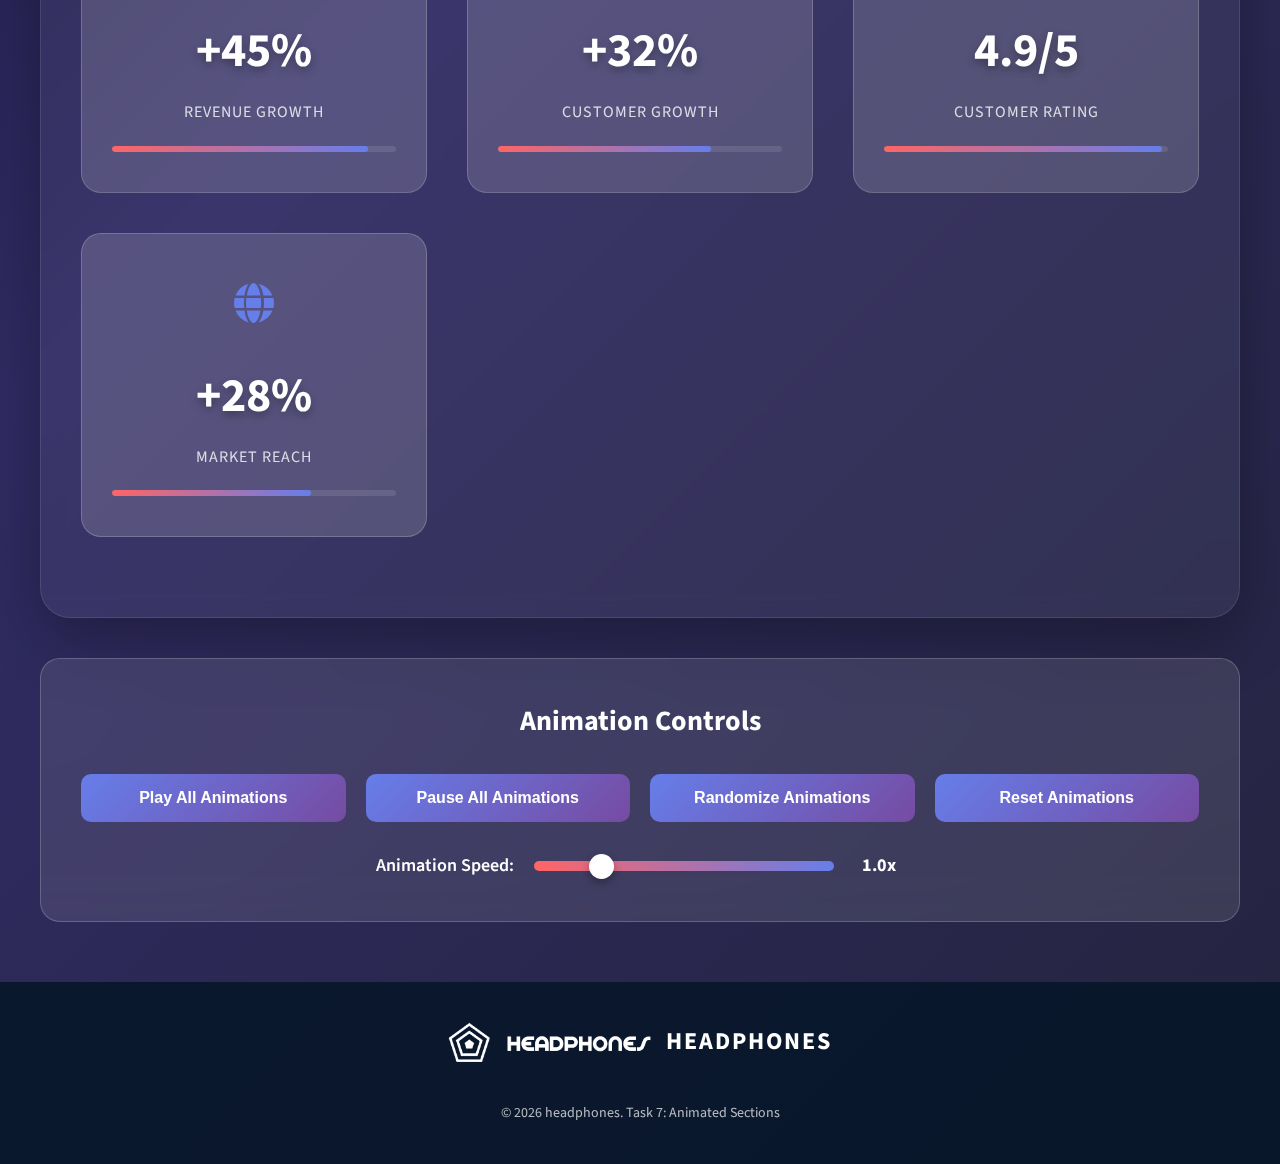
<file: headphones/7-index.html>
<!DOCTYPE html>
<html lang="en">
<head>
    <meta charset="UTF-8">
    <meta name="viewport" content="width=device-width, initial-scale=1.0">
    <title>Headphones - Animated Sections</title>
    <link rel="stylesheet" href="7-styles.css">
    <link rel="icon" type="image/x-icon" href="images/favicon.ico">
    <link href="https://fonts.googleapis.com/css2?family=Source+Sans+Pro:wght@300;400;600;700&display=swap" rel="stylesheet">
    <link rel="stylesheet" href="https://cdnjs.cloudflare.com/ajax/libs/font-awesome/6.0.0/css/all.min.css">
</head>
<body>
    <!-- Animated Header -->
    <header class="animated-header">
        <h1>��� Task 7: Animated Sections</h1>
        <p>Hover over the items below to see animations!</p>
    </header>

    <!-- What We Do Section with Animations -->
    <section class="section services">
        <div class="container">
            <header class="section-header">
                <h2 class="section-title animate-title">What we do...</h2>
                <p class="section-tagline">We provide exceptional audio solutions with cutting-edge technology and design.</p>
            </header>
            
            <div class="section-body">
                <div class="services-grid">
                    <!-- Service 1 - Bounce Animation -->
                    <div class="service-card bounce-animation">
                        <div class="service-icon">
                            <i class="fas fa-music"></i>
                        </div>
                        <h3 class="service-title">Sound Design</h3>
                        <p class="service-description">Crystal clear audio with premium sound engineering.</p>
                    </div>
                    
                    <!-- Service 2 - Rotate Animation -->
                    <div class="service-card rotate-animation">
                        <div class="service-icon">
                            <i class="fas fa-headphones-alt"></i>
                        </div>
                        <h3 class="service-title">Headphone Design</h3>
                        <p class="service-description">Ergonomic and stylish designs for all-day comfort.</p>
                    </div>
                    
                    <!-- Service 3 - Scale Animation -->
                    <div class="service-card scale-animation">
                        <div class="service-icon">
                            <i class="fas fa-wave-square"></i>
                        </div>
                        <h3 class="service-title">Audio Testing</h3>
                        <p class="service-description">Rigorous testing for optimal sound quality.</p>
                    </div>
                    
                    <!-- Service 4 - Shake Animation -->
                    <div class="service-card shake-animation">
                        <div class="service-icon">
                            <i class="fas fa-broadcast-tower"></i>
                        </div>
                        <h3 class="service-title">Wireless Tech</h3>
                        <p class="service-description">Advanced Bluetooth technology with long range.</p>
                    </div>
                </div>
            </div>
        </div>
    </section>

    <!-- Our Results Section with Animations -->
    <section class="section results">
        <div class="container">
            <header class="section-header">
                <h2 class="section-title animate-title">Our results speak for themselves</h2>
                <p class="section-tagline">See how we're making an impact with stunning growth metrics.</p>
            </header>
            
            <div class="section-body">
                <div class="results-grid">
                    <!-- Result 1 - Pulse Animation -->
                    <div class="result-card pulse-animation">
                        <div class="result-icon">
                            <i class="fas fa-chart-line"></i>
                        </div>
                        <div class="result-value">+45%</div>
                        <div class="result-label">Revenue Growth</div>
                        <div class="result-bar">
                            <div class="bar-fill" style="width: 90%;"></div>
                        </div>
                    </div>
                    
                    <!-- Result 2 - Flip Animation -->
                    <div class="result-card flip-animation">
                        <div class="result-icon">
                            <i class="fas fa-users"></i>
                        </div>
                        <div class="result-value">+32%</div>
                        <div class="result-label">Customer Growth</div>
                        <div class="result-bar">
                            <div class="bar-fill" style="width: 75%;"></div>
                        </div>
                    </div>
                    
                    <!-- Result 3 - Fade Animation -->
                    <div class="result-card fade-animation">
                        <div class="result-icon">
                            <i class="fas fa-star"></i>
                        </div>
                        <div class="result-value">4.9/5</div>
                        <div class="result-label">Customer Rating</div>
                        <div class="result-bar">
                            <div class="bar-fill" style="width: 98%;"></div>
                        </div>
                    </div>
                    
                    <!-- Result 4 - Glow Animation -->
                    <div class="result-card glow-animation">
                        <div class="result-icon">
                            <i class="fas fa-globe"></i>
                        </div>
                        <div class="result-value">+28%</div>
                        <div class="result-label">Market Reach</div>
                        <div class="result-bar">
                            <div class="bar-fill" style="width: 70%;"></div>
                        </div>
                    </div>
                </div>
            </div>
        </div>
    </section>

    <!-- Animation Controls -->
    <div class="animation-controls">
        <h3>Animation Controls</h3>
        <div class="controls-grid">
            <button class="control-btn" id="playAll">Play All Animations</button>
            <button class="control-btn" id="pauseAll">Pause All Animations</button>
            <button class="control-btn" id="randomize">Randomize Animations</button>
            <button class="control-btn" id="resetAll">Reset Animations</button>
        </div>
        <div class="speed-control">
            <label for="speedRange">Animation Speed:</label>
            <input type="range" id="speedRange" min="0.5" max="3" step="0.1" value="1">
            <span id="speedValue">1.0x</span>
        </div>
    </div>

    <!-- Footer (from Task 4) -->
    <footer class="footer">
        <div class="container">
            <div class="footer-content">
                <div class="footer-logo">
                    <img src="images/logo_headphones.png" alt="Headphones Logo" class="logo-img">
                    <span class="logo-text">headphones</span>
                </div>
                <div class="footer-copyright">
                    <p>&copy; <span id="currentYear"></span> headphones. Task 7: Animated Sections</p>
                </div>
            </div>
        </div>
    </footer>

    <script>
        document.addEventListener('DOMContentLoaded', function() {
            // Set current year
            document.getElementById('currentYear').textContent = new Date().getFullYear();
            
            // Animation controls
            const playAllBtn = document.getElementById('playAll');
            const pauseAllBtn = document.getElementById('pauseAll');
            const randomizeBtn = document.getElementById('randomize');
            const resetBtn = document.getElementById('resetAll');
            const speedRange = document.getElementById('speedRange');
            const speedValue = document.getElementById('speedValue');
            
            const animatedElements = document.querySelectorAll('.service-card, .result-card');
            const title = document.querySelector('.animate-title');
            
            // Title animation on load
            setTimeout(() => {
                title.classList.add('animated');
            }, 500);
            
            // Play all animations
            playAllBtn.addEventListener('click', function() {
                animatedElements.forEach(el => {
                    el.style.animationPlayState = 'running';
                });
                title.style.animationPlayState = 'running';
            });
            
            // Pause all animations
            pauseAllBtn.addEventListener('click', function() {
                animatedElements.forEach(el => {
                    el.style.animationPlayState = 'paused';
                });
                title.style.animationPlayState = 'paused';
            });
            
            // Randomize animations
            randomizeBtn.addEventListener('click', function() {
                const animations = [
                    'bounce', 'rotate', 'scale', 'shake',
                    'pulse', 'flip', 'fade', 'glow',
                    'slide', 'float', 'wiggle', 'spin'
                ];
                
                animatedElements.forEach(el => {
                    const randomAnim = animations[Math.floor(Math.random() * animations.length)];
                    el.style.animation = `${randomAnim} 1s ease infinite`;
                });
            });
            
            // Reset animations
            resetBtn.addEventListener('click', function() {
                animatedElements.forEach(el => {
                    el.style.animation = '';
                });
                speedRange.value = 1;
                speedValue.textContent = '1.0x';
                updateAnimationSpeed(1);
            });
            
            // Speed control
            speedRange.addEventListener('input', function() {
                const speed = parseFloat(this.value);
                speedValue.textContent = speed.toFixed(1) + 'x';
                updateAnimationSpeed(speed);
            });
            
            function updateAnimationSpeed(speed) {
                animatedElements.forEach(el => {
                    el.style.animationDuration = `${1/speed}s`;
                });
                title.style.animationDuration = `${2/speed}s`;
            }
            
            // Add hover effects
            animatedElements.forEach(el => {
                el.addEventListener('mouseenter', function() {
                    this.style.transform = 'scale(1.05)';
                    this.style.zIndex = '10';
                });
                
                el.addEventListener('mouseleave', function() {
                    this.style.transform = 'scale(1)';
                    this.style.zIndex = '1';
                });
            });
            
            // Auto-play some animations on page load
            setTimeout(() => {
                document.querySelector('.bounce-animation').style.animationPlayState = 'running';
                document.querySelector('.pulse-animation').style.animationPlayState = 'running';
            }, 1000);
        });
    </script>
</body>
</html>
</file>
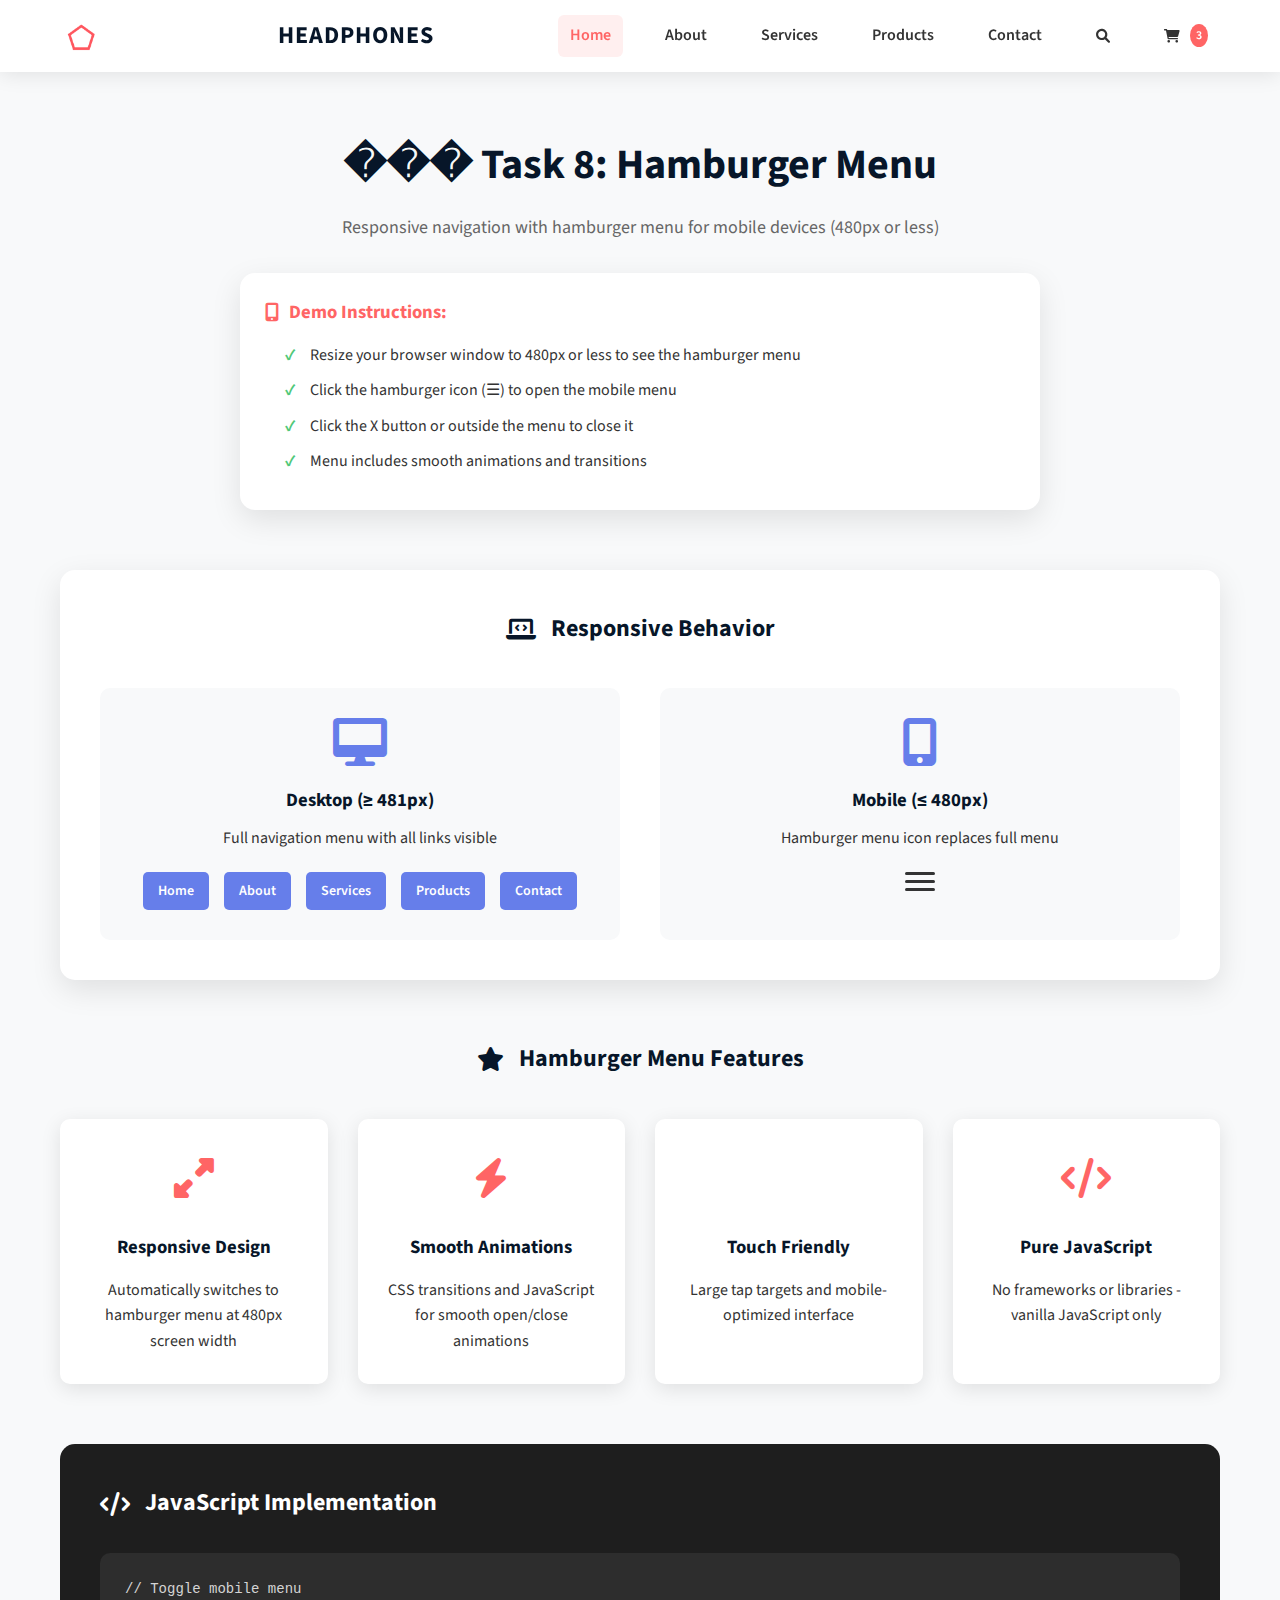
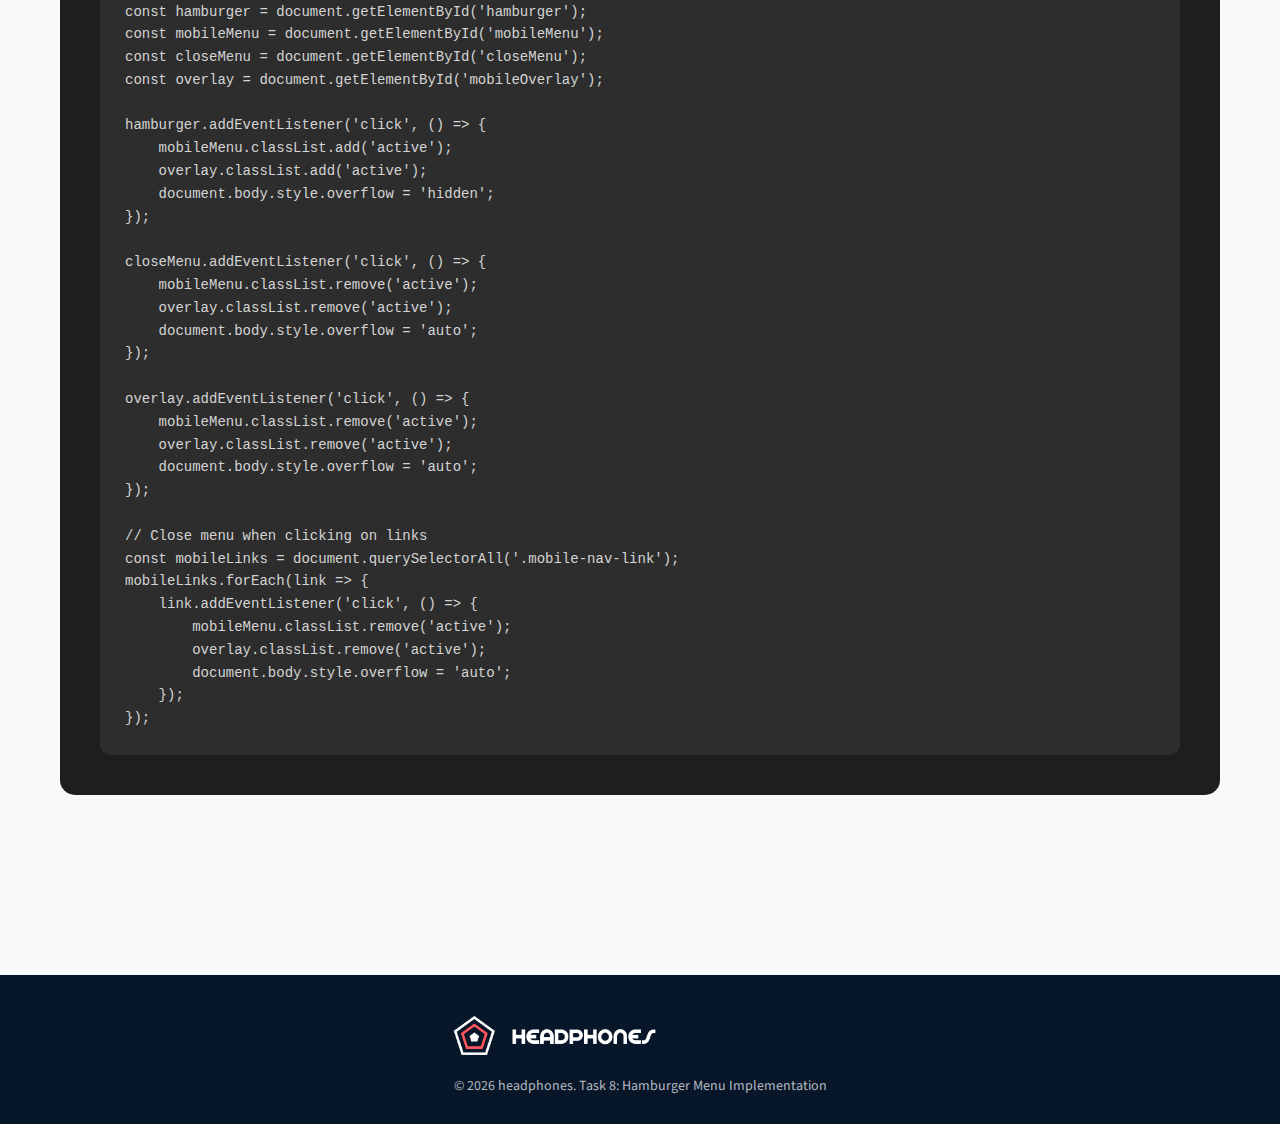
<file: headphones/8-index.html>
<!DOCTYPE html>
<html lang="en">
<head>
    <meta charset="UTF-8">
    <meta name="viewport" content="width=device-width, initial-scale=1.0">
    <title>Headphones - Hamburger Menu</title>
    <link rel="stylesheet" href="8-styles.css">
    <link rel="icon" type="image/x-icon" href="images/favicon.ico">
    <link href="https://fonts.googleapis.com/css2?family=Source+Sans+Pro:wght@300;400;600;700&display=swap" rel="stylesheet">
    <link rel="stylesheet" href="https://cdnjs.cloudflare.com/ajax/libs/font-awesome/6.0.0/css/all.min.css">
</head>
<body>
    <!-- Header with Navigation -->
    <header class="header">
        <div class="container">
            <nav class="navbar">
                <!-- Logo -->
                <div class="nav-logo">
                    <img src="images/logo_headphones.png" alt="Headphones Logo" class="logo-img">
                    <span class="logo-text">headphones</span>
                </div>

                <!-- Desktop Navigation Menu -->
                <ul class="nav-menu desktop-menu">
                    <li class="nav-item"><a href="#home" class="nav-link active">Home</a></li>
                    <li class="nav-item"><a href="#about" class="nav-link">About</a></li>
                    <li class="nav-item"><a href="#services" class="nav-link">Services</a></li>
                    <li class="nav-item"><a href="#products" class="nav-link">Products</a></li>
                    <li class="nav-item"><a href="#contact" class="nav-link">Contact</a></li>
                    <li class="nav-item"><a href="#search" class="nav-link search-link"><i class="fas fa-search"></i></a></li>
                    <li class="nav-item"><a href="#cart" class="nav-link cart-link"><i class="fas fa-shopping-cart"></i> <span class="cart-count">3</span></a></li>
                </ul>

                <!-- Hamburger Menu Icon (Mobile Only) -->
                <div class="hamburger" id="hamburger">
                    <span class="hamburger-line"></span>
                    <span class="hamburger-line"></span>
                    <span class="hamburger-line"></span>
                </div>

                <!-- Mobile Navigation Menu -->
                <div class="mobile-menu-overlay" id="mobileOverlay"></div>
                <div class="mobile-menu-container" id="mobileMenu">
                    <div class="mobile-menu-header">
                        <div class="mobile-logo">
                            <img src="images/logo_headphones.png" alt="Headphones Logo">
                            <span>headphones</span>
                        </div>
                        <button class="mobile-menu-close" id="closeMenu">
                            <i class="fas fa-times"></i>
                        </button>
                    </div>
                    
                    <ul class="mobile-nav-menu">
                        <li class="mobile-nav-item"><a href="#home" class="mobile-nav-link active"><i class="fas fa-home"></i> Home</a></li>
                        <li class="mobile-nav-item"><a href="#about" class="mobile-nav-link"><i class="fas fa-info-circle"></i> About</a></li>
                        <li class="mobile-nav-item"><a href="#services" class="mobile-nav-link"><i class="fas fa-cogs"></i> Services</a></li>
                        <li class="mobile-nav-item"><a href="#products" class="mobile-nav-link"><i class="fas fa-headphones"></i> Products</a></li>
                        <li class="mobile-nav-item"><a href="#contact" class="mobile-nav-link"><i class="fas fa-envelope"></i> Contact</a></li>
                        <li class="mobile-nav-item"><a href="#search" class="mobile-nav-link"><i class="fas fa-search"></i> Search</a></li>
                        <li class="mobile-nav-item"><a href="#cart" class="mobile-nav-link"><i class="fas fa-shopping-cart"></i> Cart <span class="mobile-cart-count">3</span></a></li>
                        <li class="mobile-nav-item"><a href="#account" class="mobile-nav-link"><i class="fas fa-user"></i> Account</a></li>
                        <li class="mobile-nav-item"><a href="#settings" class="mobile-nav-link"><i class="fas fa-cog"></i> Settings</a></li>
                    </ul>

                    <div class="mobile-menu-footer">
                        <div class="mobile-social-links">
                            <a href="#" class="social-link"><i class="fab fa-facebook-f"></i></a>
                            <a href="#" class="social-link"><i class="fab fa-twitter"></i></a>
                            <a href="#" class="social-link"><i class="fab fa-instagram"></i></a>
                            <a href="#" class="social-link"><i class="fab fa-linkedin-in"></i></a>
                        </div>
                        <p class="mobile-copyright">&copy; 2024 headphones. All rights reserved.</p>
                    </div>
                </div>
            </nav>
        </div>
    </header>

    <!-- Main Content -->
    <main class="main-content">
        <div class="container">
            <!-- Page Title -->
            <section class="page-title">
                <h1>��� Task 8: Hamburger Menu</h1>
                <p class="subtitle">Responsive navigation with hamburger menu for mobile devices (480px or less)</p>
                
                <div class="demo-instructions">
                    <h3><i class="fas fa-mobile-alt"></i> Demo Instructions:</h3>
                    <ul>
                        <li>Resize your browser window to 480px or less to see the hamburger menu</li>
                        <li>Click the hamburger icon (☰) to open the mobile menu</li>
                        <li>Click the X button or outside the menu to close it</li>
                        <li>Menu includes smooth animations and transitions</li>
                    </ul>
                </div>
            </section>

            <!-- Responsive Demo -->
            <section class="responsive-demo">
                <h2><i class="fas fa-laptop-code"></i> Responsive Behavior</h2>
                
                <div class="screen-sizes">
                    <div class="screen-size desktop">
                        <i class="fas fa-desktop"></i>
                        <h3>Desktop (≥ 481px)</h3>
                        <p>Full navigation menu with all links visible</p>
                        <div class="demo-nav">
                            <span class="demo-nav-item">Home</span>
                            <span class="demo-nav-item">About</span>
                            <span class="demo-nav-item">Services</span>
                            <span class="demo-nav-item">Products</span>
                            <span class="demo-nav-item">Contact</span>
                        </div>
                    </div>
                    
                    <div class="screen-size mobile">
                        <i class="fas fa-mobile-alt"></i>
                        <h3>Mobile (≤ 480px)</h3>
                        <p>Hamburger menu icon replaces full menu</p>
                        <div class="demo-hamburger">
                            <span class="demo-line"></span>
                            <span class="demo-line"></span>
                            <span class="demo-line"></span>
                        </div>
                    </div>
                </div>
            </section>

            <!-- Features Section -->
            <section class="features">
                <h2><i class="fas fa-star"></i> Hamburger Menu Features</h2>
                
                <div class="features-grid">
                    <div class="feature-card">
                        <div class="feature-icon">
                            <i class="fas fa-expand-alt"></i>
                        </div>
                        <h3>Responsive Design</h3>
                        <p>Automatically switches to hamburger menu at 480px screen width</p>
                    </div>
                    
                    <div class="feature-card">
                        <div class="feature-icon">
                            <i class="fas fa-bolt"></i>
                        </div>
                        <h3>Smooth Animations</h3>
                        <p>CSS transitions and JavaScript for smooth open/close animations</p>
                    </div>
                    
                    <div class="feature-card">
                        <div class="feature-icon">
                            <i class="fas fa-touchpad"></i>
                        </div>
                        <h3>Touch Friendly</h3>
                        <p>Large tap targets and mobile-optimized interface</p>
                    </div>
                    
                    <div class="feature-card">
                        <div class="feature-icon">
                            <i class="fas fa-code"></i>
                        </div>
                        <h3>Pure JavaScript</h3>
                        <p>No frameworks or libraries - vanilla JavaScript only</p>
                    </div>
                </div>
            </section>

            <!-- Code Preview -->
            <section class="code-preview">
                <h2><i class="fas fa-code"></i> JavaScript Implementation</h2>
                <div class="code-block">
                    <pre><code>// Toggle mobile menu
const hamburger = document.getElementById('hamburger');
const mobileMenu = document.getElementById('mobileMenu');
const closeMenu = document.getElementById('closeMenu');
const overlay = document.getElementById('mobileOverlay');

hamburger.addEventListener('click', () => {
    mobileMenu.classList.add('active');
    overlay.classList.add('active');
    document.body.style.overflow = 'hidden';
});

closeMenu.addEventListener('click', () => {
    mobileMenu.classList.remove('active');
    overlay.classList.remove('active');
    document.body.style.overflow = 'auto';
});

overlay.addEventListener('click', () => {
    mobileMenu.classList.remove('active');
    overlay.classList.remove('active');
    document.body.style.overflow = 'auto';
});

// Close menu when clicking on links
const mobileLinks = document.querySelectorAll('.mobile-nav-link');
mobileLinks.forEach(link => {
    link.addEventListener('click', () => {
        mobileMenu.classList.remove('active');
        overlay.classList.remove('active');
        document.body.style.overflow = 'auto';
    });
});</code></pre>
                </div>
            </section>
        </div>
    </main>

    <!-- Footer -->
    <footer class="footer">
        <div class="container">
            <div class="footer-content">
                <div class="footer-logo">
                    <img src="images/logo_headphones.png" alt="Headphones Logo" class="logo-img">
                    <span class="logo-text">headphones</span>
                </div>
                <div class="footer-copyright">
                    <p>&copy; <span id="currentYear"></span> headphones. Task 8: Hamburger Menu Implementation</p>
                </div>
            </div>
        </div>
    </footer>

    <!-- JavaScript for Hamburger Menu -->
    <script src="8-script.js"></script>
    
    <script>
        // Set current year in footer
        document.getElementById('currentYear').textContent = new Date().getFullYear();
        
        // Add active class to current nav link
        document.addEventListener('DOMContentLoaded', function() {
            const navLinks = document.querySelectorAll('.nav-link');
            navLinks.forEach(link => {
                link.addEventListener('click', function(e) {
                    e.preventDefault();
                    navLinks.forEach(l => l.classList.remove('active'));
                    this.classList.add('active');
                });
            });
            
            // Mobile nav links
            const mobileNavLinks = document.querySelectorAll('.mobile-nav-link');
            mobileNavLinks.forEach(link => {
                link.addEventListener('click', function(e) {
                    e.preventDefault();
                    mobileNavLinks.forEach(l => l.classList.remove('active'));
                    this.classList.add('active');
                });
            });
        });
    </script>
</body>
</html>
</file>
<file: headphones/holberton_school-icon.css>
@font-face {
  font-family: 'holberton_school-icon';
  src:  url('fonts/holberton_school-icon.eot?sq4eq4');
  src:  url('fonts/holberton_school-icon.eot?sq4eq4#iefix') format('embedded-opentype'),
    url('fonts/holberton_school-icon.ttf?sq4eq4') format('truetype'),
    url('fonts/holberton_school-icon.woff?sq4eq4') format('woff'),
    url('fonts/holberton_school-icon.svg?sq4eq4#holberton_school-icon') format('svg');
  font-weight: normal;
  font-style: normal;
  font-display: block;
}

[class^="holberton_school-icon-"], [class*=" holberton_school-icon-"] {
  /* use !important to prevent issues with browser extensions that change fonts */
  font-family: 'holberton_school-icon' !important;
  speak: none;
  font-style: normal;
  font-weight: normal;
  font-variant: normal;
  text-transform: none;
  line-height: 1;

  /* Better Font Rendering =========== */
  -webkit-font-smoothing: antialiased;
  -moz-osx-font-smoothing: grayscale;
}

.holberton_school-icon-arrow_1:before {
  content: "\e900";
}
.holberton_school-icon-arrow_2:before {
  content: "\e901";
}
.holberton_school-icon-arrow_3:before {
  content: "\e902";
}
.holberton_school-icon-arrow_4:before {
  content: "\e903";
}
.holberton_school-icon-arrow_5:before {
  content: "\e904";
}
.holberton_school-icon-check:before {
  content: "\e905";
}
.holberton_school-icon-ic_bag:before {
  content: "\e906";
}
.holberton_school-icon-ic_cart:before {
  content: "\e907";
}
.holberton_school-icon-ic_facebook:before {
  content: "\e908";
}
.holberton_school-icon-ic_hearing:before {
  content: "\e909";
}
.holberton_school-icon-ic_instagram:before {
  content: "\e90a";
}
.holberton_school-icon-ic_laptop:before {
  content: "\e90b";
}
.holberton_school-icon-ic_money:before {
  content: "\e90c";
}
.holberton_school-icon-ic_music:before {
  content: "\e90d";
}
.holberton_school-icon-ic_sound:before {
  content: "\e90e";
}
.holberton_school-icon-ic_twitter:before {
  content: "\e90f";
}
.holberton_school-icon-ic_video:before {
  content: "\e910";
}
.holberton_school-icon-menu:before {
  content: "\e911";
}
.holberton_school-icon-search_1:before {
  content: "\e912";
}
.holberton_school-icon-search_2:before {
  content: "\e913";
}
.holberton_school-icon-star:before {
  content: "\e914";
}
</file>
<file: headphones/styles.css>
/* Reset & Base Styles */
* {
    margin: 0;
    padding: 0;
    box-sizing: border-box;
}

:root {
    --primary-color: #FF6565;
    --text-color: #071629;
    --text-light: #ffffff;
    --bg-dark: #071629;
    --bg-light: #ffffff;
    --max-width: 1000px;
    --mobile-breakpoint: 480px;
    --transition: all 0.3s ease;
}

body {
    font-family: -apple-system, BlinkMacSystemFont, 'Segoe UI', Roboto, sans-serif;
    color: var(--text-color);
    line-height: 1.6;
    overflow-x: hidden;
}

.container {
    max-width: var(--max-width);
    margin: 0 auto;
    padding: 0 20px;
}

/* Header & Navigation */
.header {
    background-color: transparent;
    padding: 2rem 0;
    position: absolute;
    width: 100%;
    top: 0;
    z-index: 1000;
}

.navbar {
    display: flex;
    justify-content: space-between;
    align-items: center;
}

.logo {
    font-size: 1.5rem;
    font-weight: bold;
    color: var(--text-light);
    text-decoration: none;
    z-index: 1001;
}

.nav-menu {
    display: flex;
    list-style: none;
    gap: 2.5rem;
    z-index: 1001;
}

.nav-menu a {
    color: var(--text-light);
    text-decoration: none;
    text-transform: lowercase;
    font-size: 0.75rem;
    font-weight: 600;
    transition: var(--transition);
}

.nav-menu a:hover,
.nav-menu a:active {
    color: var(--primary-color);
}

.menu-toggle {
    display: none;
}

.menu-button {
    display: none;
    flex-direction: column;
    cursor: pointer;
    padding: 0.5rem;
    z-index: 1001;
}

.menu-icon {
    width: 25px;
    height: 2px;
    background-color: var(--text-light);
    position: relative;
    transition: var(--transition);
}

.menu-icon::before,
.menu-icon::after {
    content: '';
    position: absolute;
    width: 100%;
    height: 2px;
    background-color: var(--text-light);
    transition: var(--transition);
}

.menu-icon::before {
    top: -8px;
}

.menu-icon::after {
    bottom: -8px;
}

.menu-toggle:checked + .menu-button .menu-icon {
    background-color: transparent;
}

.menu-toggle:checked + .menu-button .menu-icon::before {
    transform: rotate(45deg);
    top: 0;
}

.menu-toggle:checked + .menu-button .menu-icon::after {
    transform: rotate(-45deg);
    bottom: 0;
}

/* Hero Section with Slideshow */
.hero {
    position: relative;
    min-height: 100vh;
    display: flex;
    align-items: center;
    text-align: center;
    color: var(--text-light);
    padding-top: 80px;
    overflow: hidden;
}

.hero-slideshow {
    position: absolute;
    top: 0;
    left: 0;
    width: 100%;
    height: 100%;
    z-index: 1;
}

.slide {
    position: absolute;
    top: 0;
    left: 0;
    width: 100%;
    height: 100%;
    opacity: 0;
    transition: opacity 1s ease-in-out;
    background-size: cover;
    background-position: center;
}

.slide.active {
    opacity: 1;
}

.slide-1 {
    background: linear-gradient(rgba(7, 22, 41, 0.8), rgba(7, 22, 41, 0.8)), 
                url('https://images.unsplash.com/photo-1505740420928-5e560c06d30e?ixlib=rb-4.0.3&ixid=M3wxMjA3fDB8MHxwaG90by1wYWdlfHx8fGVufDB8fHx8fA%3D%3D&auto=format&fit=crop&w=2070&q=80');
}

.slide-2 {
    background: linear-gradient(rgba(7, 22, 41, 0.8), rgba(7, 22, 41, 0.8)), 
                url('https://images.unsplash.com/photo-1484704849700-f032a568e944?ixlib=rb-4.0.3&ixid=M3wxMjA3fDB8MHxwaG90by1wYWdlfHx8fGVufDB8fHx8fA%3D%3D&auto=format&fit=crop&w=2070&q=80');
}

.slide-3 {
    background: linear-gradient(rgba(7, 22, 41, 0.8), rgba(7, 22, 41, 0.8)), 
                url('https://images.unsplash.com/photo-1546435770-a3e426bf472b?ixlib=rb-4.0.3&ixid=M3wxMjA3fDB8MHxwaG90by1wYWdlfHx8fGVufDB8fHx8fA%3D%3D&auto=format&fit=crop&w=2065&q=80');
}

.hero-content {
    position: relative;
    z-index: 2;
    max-width: 800px;
    margin: 0 auto;
    padding: 2rem;
}

.hero-title {
    font-size: 2rem;
    margin-bottom: 1.5rem;
    font-weight: 600;
    line-height: 1.2;
    text-shadow: 0 2px 4px rgba(0,0,0,0.3);
}

.hero-subtitle {
    font-size: 1rem;
    margin-bottom: 2.5rem;
    opacity: 0.95;
    font-weight: 400;
    text-shadow: 0 1px 2px rgba(0,0,0,0.3);
}

.hero-description {
    max-width: 600px;
    margin: 3rem auto 0;
    opacity: 0.9;
    font-size: 0.875rem;
    line-height: 1.8;
    text-shadow: 0 1px 2px rgba(0,0,0,0.3);
}

/* Slideshow Controls */
.slideshow-controls {
    position: absolute;
    bottom: 30px;
    left: 0;
    right: 0;
    z-index: 3;
    display: flex;
    justify-content: center;
    gap: 10px;
}

.slide-dot {
    width: 12px;
    height: 12px;
    border-radius: 50%;
    background-color: rgba(255, 255, 255, 0.5);
    border: none;
    cursor: pointer;
    transition: var(--transition);
}

.slide-dot.active {
    background-color: var(--primary-color);
    transform: scale(1.2);
}

.slide-dot:hover {
    background-color: var(--text-light);
}

/* Buttons */
.cta-button {
    background-color: var(--primary-color);
    color: var(--text-light);
    border: none;
    padding: 0.875rem 2rem;
    font-size: 0.75rem;
    font-weight: 700;
    text-transform: uppercase;
    border-radius: 25px;
    cursor: pointer;
    transition: var(--transition);
    letter-spacing: 0.5px;
    position: relative;
    z-index: 2;
}

.cta-button:hover,
.cta-button:active {
    opacity: 0.9;
    transform: translateY(-2px);
    box-shadow: 0 4px 12px rgba(255, 101, 101, 0.3);
}

/* Sections */
.section {
    padding: 5rem 0;
    position: relative;
}

.section-header {
    text-align: center;
    max-width: 800px;
    margin: 0 auto 3rem;
}

.section-title {
    font-size: 1.75rem;
    margin-bottom: 1.5rem;
    color: var(--text-color);
    font-weight: 600;
}

.section-description {
    opacity: 0.8;
    font-size: 0.875rem;
    line-height: 1.8;
}

/* What We Do Section */
.what-we-do {
    background-color: var(--bg-light);
}

.services-grid {
    display: grid;
    grid-template-columns: repeat(4, 1fr);
    gap: 2rem;
    margin-top: 3rem;
}

.service-item {
    text-align: center;
    transition: transform 0.3s ease;
}

.service-item:hover {
    transform: translateY(-5px);
}

.service-icon {
    font-size: 6rem;
    color: var(--primary-color);
    margin-bottom: 1rem;
    line-height: 1;
}

.service-title {
    font-size: 1.125rem;
    margin: 1rem 0 0.5rem;
    font-weight: 600;
}

.service-description {
    font-size: 0.75rem;
    opacity: 0.8;
    line-height: 1.6;
}

/* Results Section */
.results {
    background: linear-gradient(rgba(7, 22, 41, 0.9), rgba(7, 22, 41, 0.9)), 
                url('https://images.unsplash.com/photo-1546435770-a3e426bf472b?ixlib=rb-4.0.3&ixid=M3wxMjA3fDB8MHxwaG90by1wYWdlfHx8fGVufDB8fHx8fA%3D%3D&auto=format&fit=crop&w=2065&q=80');
    background-size: cover;
    background-position: center;
    color: var(--text-light);
}

.results .section-title {
    color: var(--text-light);
}

.results-grid {
    display: grid;
    grid-template-columns: repeat(4, 1fr);
    gap: 2rem;
    margin-top: 3rem;
}

.result-item {
    text-align: center;
    transition: transform 0.3s ease;
}

.result-item:hover {
    transform: scale(1.05);
}

.result-pentagon {
    position: relative;
    width: 150px;
    height: 150px;
    margin: 0 auto;
    background: var(--primary-color);
    clip-path: polygon(50% 0%, 100% 38%, 82% 100%, 18% 100%, 0% 38%);
    display: flex;
    flex-direction: column;
    justify-content: center;
    align-items: center;
    transition: var(--transition);
}

.result-pentagon:hover {
    background: #ff5252;
    box-shadow: 0 8px 25px rgba(255, 101, 101, 0.3);
}

.result-percentage {
    font-size: 2rem;
    font-weight: 700;
    margin-bottom: 0.5rem;
}

.result-label {
    font-size: 0.75rem;
    max-width: 100px;
    opacity: 0.9;
}

/* Contact Section */
.contact {
    background-color: var(--bg-light);
}

.contact-form-container {
    max-width: 400px;
    margin: 0 auto;
    text-align: center;
}

.form-group {
    margin-bottom: 1.5rem;
    text-align: left;
}

.form-group label {
    display: block;
    margin-bottom: 0.5rem;
    font-size: 0.75rem;
    font-weight: 600;
    color: var(--text-color);
}

.form-group input,
.form-group textarea {
    width: 100%;
    padding: 0.75rem;
    border: none;
    border-bottom: 1px solid #ddd;
    font-family: inherit;
    font-size: 0.875rem;
    transition: var(--transition);
    background-color: transparent;
}

.form-group input:focus,
.form-group textarea:focus {
    outline: none;
    border-bottom-color: var(--primary-color);
    box-shadow: 0 2px 0 var(--primary-color);
}

/* Footer */
.footer {
    background-color: var(--bg-dark);
    color: var(--text-light);
    padding: 3rem 0;
    text-align: center;
}

.footer-content {
    display: flex;
    justify-content: space-between;
    align-items: center;
    margin-bottom: 2rem;
}

.footer-logo {
    font-size: 1.5rem;
    font-weight: bold;
    color: var(--text-light);
}

.social-links {
    display: flex;
    gap: 1.5rem;
}

.social-links a {
    color: var(--text-light);
    font-size: 1.25rem;
    transition: var(--transition);
    text-decoration: none;
}

.social-links a:hover {
    color: var(--primary-color);
    transform: translateY(-2px);
}

.copyright {
    font-size: 0.75rem;
    opacity: 0.7;
}

/* Responsive Design - Mobile (480px and below) */
@media (max-width: 480px) {
    /* Mobile Navigation */
    .nav-menu {
        position: fixed;
        top: 70px;
        left: 0;
        right: 0;
        background-color: var(--bg-dark);
        flex-direction: column;
        align-items: center;
        padding: 2rem;
        gap: 1.5rem;
        transform: translateY(-100%);
        opacity: 0;
        visibility: hidden;
        transition: var(--transition);
        z-index: 999;
    }
    
    .menu-toggle:checked ~ .nav-menu {
        transform: translateY(0);
        opacity: 1;
        visibility: visible;
    }
    
    .menu-button {
        display: flex;
    }
    
    /* Mobile Layouts */
    .services-grid,
    .results-grid {
        grid-template-columns: 1fr;
        gap: 3rem;
    }
    
    .footer-content {
        flex-direction: column;
        gap: 1.5rem;
    }
    
    /* Mobile Typography */
    .hero-title {
        font-size: 1.5rem;
    }
    
    .hero-subtitle {
        font-size: 0.875rem;
    }
    
    .section-title {
        font-size: 1.5rem;
    }
    
    /* Mobile Spacing */
    .section {
        padding: 3rem 0;
    }
    
    .hero {
        padding-top: 70px;
        min-height: 80vh;
    }
    
    .hero-content {
        padding: 1rem;
    }
    
    .result-pentagon {
        width: 120px;
        height: 120px;
    }
    
    .result-percentage {
        font-size: 1.5rem;
    }
    
    .slideshow-controls {
        bottom: 20px;
    }
}

/* Tablet Styles (481px to 768px) */
@media (min-width: 481px) and (max-width: 768px) {
    .services-grid,
    .results-grid {
        grid-template-columns: repeat(2, 1fr);
        gap: 2rem;
    }
    
    .hero-title {
        font-size: 1.75rem;
    }
    
    .section-title {
        font-size: 1.5rem;
    }
}

/* Accessibility */
.cta-button:focus,
.nav-menu a:focus,
.form-group input:focus,
.form-group textarea:focus,
.slide-dot:focus {
    outline: 2px solid var(--primary-color);
    outline-offset: 2px;
}

/* Skip to main content link for accessibility */
.skip-link {
    position: absolute;
    top: -40px;
    left: 0;
    background: var(--primary-color);
    color: white;
    padding: 8px;
    z-index: 1001;
    text-decoration: none;
}

.skip-link:focus {
    top: 0;
}
</file>
<file: 3-styles.css>
/* Reset and base styles */
* {
    margin: 0;
    padding: 0;
    box-sizing: border-box;
}

body {
    font-family: 'Source Sans Pro', sans-serif;
    line-height: 1.6;
    color: #333;
    background-color: #f8f9fa;
}

.container {
    max-width: 800px;
    margin: 0 auto;
    padding: 0 20px;
}

/* Section Styles */
.section {
    padding: 80px 0;
    min-height: 100vh;
    display: flex;
    align-items: center;
}

.section.contact {
    background: linear-gradient(135deg, #667eea 0%, #764ba2 100%);
    color: white;
}

.section-header {
    text-align: center;
    margin-bottom: 50px;
}

.section-title {
    font-size: 42px;
    font-weight: 700;
    margin-bottom: 20px;
    color: white;
    text-shadow: 0 2px 10px rgba(0, 0, 0, 0.1);
}

.section-tagline {
    font-size: 18px;
    opacity: 0.9;
    max-width: 600px;
    margin: 0 auto;
    color: rgba(255, 255, 255, 0.9);
}

/* Contact Form */
.contact-form {
    background: white;
    padding: 40px;
    border-radius: 20px;
    box-shadow: 0 20px 60px rgba(0, 0, 0, 0.2);
    transform: translateY(0);
    transition: transform 0.3s ease, box-shadow 0.3s ease;
}

.contact-form:hover {
    transform: translateY(-5px);
    box-shadow: 0 25px 70px rgba(0, 0, 0, 0.25);
}

/* Form Groups */
.form-group {
    margin-bottom: 30px;
    position: relative;
}

.form-label {
    display: block;
    font-size: 14px;
    font-weight: 600;
    color: #333;
    margin-bottom: 8px;
    text-transform: uppercase;
    letter-spacing: 0.5px;
}

/* Input Groups */
.input-group {
    position: relative;
    display: flex;
    align-items: center;
}

.input-icon {
    position: absolute;
    left: 20px;
    color: #667eea;
    font-size: 18px;
    z-index: 1;
    transition: all 0.3s ease;
}

.input-group.focused .input-icon {
    color: #764ba2;
    transform: scale(1.1);
}

.form-input {
    width: 100%;
    padding: 18px 20px 18px 50px;
    font-size: 16px;
    border: 2px solid #e1e5e9;
    border-radius: 12px;
    background-color: #f8f9fa;
    color: #333;
    transition: all 0.3s ease;
    font-family: 'Source Sans Pro', sans-serif;
}

.form-input:focus {
    outline: none;
    border-color: #667eea;
    background-color: white;
    box-shadow: 0 0 0 3px rgba(102, 126, 234, 0.1);
}

.form-input.error {
    border-color: #ff4757;
    background-color: #fff5f5;
}

.form-input.error:focus {
    box-shadow: 0 0 0 3px rgba(255, 71, 87, 0.1);
}

/* Textarea specific */
.textarea {
    resize: vertical;
    min-height: 150px;
    padding-top: 18px;
    line-height: 1.5;
}

/* Character Counter */
.char-count {
    text-align: right;
    font-size: 12px;
    color: #666;
    margin-top: 5px;
    font-weight: 500;
}

/* Checkbox */
.checkbox-group {
    display: flex;
    align-items: center;
    margin-top: 30px;
}

.form-checkbox {
    width: 20px;
    height: 20px;
    margin-right: 10px;
    cursor: pointer;
    accent-color: #667eea;
}

.checkbox-label {
    font-size: 14px;
    color: #555;
    cursor: pointer;
    user-select: none;
}

/* Submit Button */
.btn-submit {
    width: 100%;
    padding: 18px 30px;
    background: linear-gradient(to right, #667eea, #764ba2);
    color: white;
    border: none;
    border-radius: 12px;
    font-size: 18px;
    font-weight: 600;
    cursor: pointer;
    display: flex;
    align-items: center;
    justify-content: center;
    gap: 10px;
    transition: all 0.3s ease;
    margin-top: 20px;
    position: relative;
    overflow: hidden;
}

.btn-submit:hover:not(:disabled) {
    transform: translateY(-2px);
    box-shadow: 0 10px 30px rgba(102, 126, 234, 0.3);
    background: linear-gradient(to right, #764ba2, #667eea);
}

.btn-submit:active:not(:disabled) {
    transform: translateY(0);
}

.btn-submit:disabled {
    opacity: 0.6;
    cursor: not-allowed;
}

.btn-text {
    font-weight: 600;
}

.btn-icon {
    font-size: 16px;
    transition: transform 0.3s ease;
}

.btn-submit:hover .btn-icon {
    transform: translateX(5px);
}

/* Success Message */
.form-success {
    display: none;
    background: #2ed573;
    color: white;
    padding: 20px;
    border-radius: 12px;
    margin-top: 30px;
    align-items: center;
    gap: 15px;
    animation: slideIn 0.5s ease;
}

.success-icon {
    font-size: 24px;
}

.form-success p {
    margin: 0;
    font-weight: 500;
}

/* Error Messages */
.error-message {
    display: none;
    color: #ff4757;
    font-size: 13px;
    margin-top: 8px;
    font-weight: 500;
    animation: shake 0.5s ease;
}

/* Animations */
@keyframes slideIn {
    from {
        opacity: 0;
        transform: translateY(20px);
    }
    to {
        opacity: 1;
        transform: translateY(0);
    }
}

@keyframes shake {
    0%, 100% { transform: translateX(0); }
    10%, 30%, 50%, 70%, 90% { transform: translateX(-5px); }
    20%, 40%, 60%, 80% { transform: translateX(5px); }
}

/* Responsive Design */
@media (max-width: 768px) {
    .section-title {
        font-size: 32px;
    }
    
    .section-tagline {
        font-size: 16px;
    }
    
    .contact-form {
        padding: 30px 20px;
    }
    
    .section {
        padding: 40px 0;
    }
}

@media (max-width: 480px) {
    .section-title {
        font-size: 28px;
    }
    
    .form-input {
        padding: 15px 15px 15px 45px;
    }
    
    .input-icon {
        left: 15px;
    }
    
    .btn-submit {
        padding: 15px 20px;
        font-size: 16px;
    }
}

/* Loading animation */
.fa-spin {
    animation: spin 1s linear infinite;
}

@keyframes spin {
    0% { transform: rotate(0deg); }
    100% { transform: rotate(360deg); }
}
</file>
<file: headphones/0-styles.css>
/* ============================================
   CSS RESET & BASE STYLES
   ============================================ */

/* Reset margins and paddings for consistency */
* {
    margin: 0;
    padding: 0;
    box-sizing: border-box;
}

/* Remove default list styling */
ul, ol {
    list-style: none;
}

/* Remove default link styling */
a {
    text-decoration: none;
    color: inherit;
}

/* Remove default button styling */
button {
    background: none;
    border: none;
    font: inherit;
    cursor: pointer;
}

/* Make images responsive */
img {
    max-width: 100%;
    height: auto;
    display: block;
}

/* ============================================
   CSS VARIABLES (Custom Properties)
   ============================================ */

:root {
    /* Colors */
    --color-primary: #FF6565;
    --color-text: #FFFFFF;
    --color-text-secondary: rgba(255, 255, 255, 0.9);
    --color-text-muted: rgba(255, 255, 255, 0.8);
    --color-bg-dark: #071629;
    --color-bg-hero: rgba(7, 22, 41, 0.9);
    
    /* Typography */
    --font-family-base: 'Source Sans Pro', -apple-system, BlinkMacSystemFont, 'Segoe UI', Roboto, sans-serif;
    --font-size-base: 16px;
    --font-size-small: 0.875rem;  /* 14px */
    --font-size-xsmall: 0.75rem;  /* 12px */
    --font-size-large: 2rem;      /* 32px */
    --font-size-xlarge: 2.5rem;   /* 40px */
    
    /* Spacing */
    --spacing-xs: 0.25rem;    /* 4px */
    --spacing-sm: 0.5rem;     /* 8px */
    --spacing-md: 1rem;       /* 16px */
    --spacing-lg: 1.5rem;     /* 24px */
    --spacing-xl: 2rem;       /* 32px */
    --spacing-xxl: 3rem;      /* 48px */
    
    /* Layout */
    --max-width: 1000px;
    --mobile-breakpoint: 480px;
    --header-height: 5rem;
    
    /* Transitions */
    --transition-speed: 0.3s;
    --transition-timing: ease;
}

/* ============================================
   BASE ELEMENT STYLES
   ============================================ */

html {
    font-size: var(--font-size-base);
    scroll-behavior: smooth;
}

body {
    font-family: var(--font-family-base);
    color: var(--color-text);
    line-height: 1.6;
    background-color: var(--color-bg-dark);
}

/* ============================================
   UTILITY CLASSES
   ============================================ */

.container {
    width: 100%;
    max-width: var(--max-width);
    margin: 0 auto;
    padding: 0 var(--spacing-lg);
}

.text-center {
    text-align: center;
}

/* ============================================
   HEADER STYLES
   ============================================ */

.header {
    position: fixed;
    top: 0;
    left: 0;
    width: 100%;
    height: var(--header-height);
    background-color: transparent;
    z-index: 1000;
}

.header .container {
    height: 100%;
    display: flex;
    justify-content: space-between;
    align-items: center;
}

/* Logo */
.logo {
    display: block;
    z-index: 1001;
}

.logo img {
    width: 160px;
    height: 32px;
}

/* Navigation Menu */
.nav-menu {
    display: flex;
    gap: var(--spacing-xl);
}

.nav-menu li {
    display: inline-block;
}

.nav-menu a {
    font-size: var(--font-size-xsmall);
    font-weight: 700;
    text-transform: lowercase;
    color: var(--color-text);
    transition: color var(--transition-speed) var(--transition-timing);
    position: relative;
}

.nav-menu a:hover,
.nav-menu a:active {
    color: var(--color-primary);
}

/* Mobile Menu Toggle (Hidden on Desktop) */
.menu-toggle {
    display: none;
}

.menu-button {
    display: none;
    flex-direction: column;
    justify-content: center;
    align-items: center;
    width: 40px;
    height: 40px;
    cursor: pointer;
    z-index: 1001;
}

.menu-icon {
    width: 24px;
    height: 2px;
    background-color: var(--color-text);
    position: relative;
    transition: background-color var(--transition-speed) var(--transition-timing);
}

.menu-icon::before,
.menu-icon::after {
    content: '';
    position: absolute;
    width: 100%;
    height: 2px;
    background-color: var(--color-text);
    transition: transform var(--transition-speed) var(--transition-timing);
}

.menu-icon::before {
    top: -8px;
}

.menu-icon::after {
    bottom: -8px;
}

.menu-toggle:checked + .menu-button .menu-icon {
    background-color: transparent;
}

.menu-toggle:checked + .menu-button .menu-icon::before {
    transform: rotate(45deg);
    top: 0;
}

.menu-toggle:checked + .menu-button .menu-icon::after {
    transform: rotate(-45deg);
    bottom: 0;
}

/* ============================================
   HERO SECTION STYLES
   ============================================ */

.hero {
    min-height: 100vh;
    background: 
        linear-gradient(var(--color-bg-hero), var(--color-bg-hero)),
        url('images/headphones_hero_1.jpg');
    background-size: cover;
    background-position: center;
    background-repeat: no-repeat;
    display: flex;
    align-items: center;
    padding-top: var(--header-height);
}

.hero .container {
    padding-top: var(--spacing-xxl);
    padding-bottom: var(--spacing-xxl);
}

.hero-content {
    max-width: 800px;
    margin: 0 auto;
    text-align: center;
}

.hero-title {
    font-size: var(--font-size-xlarge);
    font-weight: 700;
    line-height: 1.2;
    margin-bottom: var(--spacing-lg);
    color: var(--color-text);
}

.hero-subtitle {
    font-size: var(--font-size-small);
    font-weight: 400;
    margin-bottom: var(--spacing-xl);
    color: var(--color-text);
    opacity: 0.9;
}

.hero-description {
    font-size: var(--font-size-small);
    line-height: 1.8;
    color: var(--color-text);
    opacity: 0.8;
    max-width: 600px;
    margin: var(--spacing-xxl) auto 0;
}

/* ============================================
   BUTTON STYLES
   ============================================ */

.cta-button {
    display: inline-block;
    background-color: var(--color-primary);
    color: var(--color-text);
    font-size: var(--font-size-xsmall);
    font-weight: 700;
    text-transform: uppercase;
    padding: var(--spacing-md) var(--spacing-xl);
    border-radius: 25px;
    transition: all var(--transition-speed) var(--transition-timing);
    margin-bottom: var(--spacing-xl);
}

.cta-button:hover,
.cta-button:active {
    opacity: 0.9;
    transform: translateY(-2px);
    box-shadow: 0 4px 12px rgba(255, 101, 101, 0.3);
}

.cta-button:focus {
    outline: 2px solid var(--color-primary);
    outline-offset: 2px;
}

/* ============================================
   RESPONSIVE DESIGN - MOBILE FIRST
   ============================================ */

/* Tablet Styles (481px and above) */
@media (min-width: 481px) {
    .hero-title {
        font-size: clamp(2rem, 5vw, 2.5rem);
    }
    
    .hero-subtitle {
        font-size: clamp(0.875rem, 2vw, 1rem);
    }
}

/* Desktop Styles (769px and above) */
@media (min-width: 769px) {
    :root {
        --font-size-xlarge: 3rem;
    }
    
    .hero-content {
        padding: var(--spacing-xxl) 0;
    }
}

/* ============================================
   MOBILE STYLES (480px and below)
   ============================================ */

@media (max-width: 480px) {
    /* Adjust container padding */
    .container {
        padding: 0 var(--spacing-md);
    }
    
    /* Mobile Navigation */
    .menu-button {
        display: flex;
    }
    
    .navbar {
        position: fixed;
        top: 0;
        left: 0;
        width: 100%;
        height: 100vh;
        background-color: var(--color-bg-dark);
        transform: translateX(100%);
        transition: transform var(--transition-speed) var(--transition-timing);
        z-index: 1000;
        display: flex;
        align-items: center;
        justify-content: center;
    }
    
    .menu-toggle:checked ~ .navbar {
        transform: translateX(0);
    }
    
    .nav-menu {
        flex-direction: column;
        gap: var(--spacing-lg);
        text-align: center;
    }
    
    .nav-menu a {
        font-size: var(--font-size-small);
        display: block;
        padding: var(--spacing-md) 0;
    }
    
    /* Hero Section Adjustments */
    .hero {
        min-height: 80vh;
        padding-top: calc(var(--header-height) + var(--spacing-md));
    }
    
    .hero-title {
        font-size: 1.75rem;
        margin-bottom: var(--spacing-md);
    }
    
    .hero-subtitle {
        font-size: 0.875rem;
        margin-bottom: var(--spacing-lg);
    }
    
    .hero-description {
        font-size: 0.75rem;
        margin-top: var(--spacing-xl);
    }
    
    /* Button Adjustments */
    .cta-button {
        padding: var(--spacing-sm) var(--spacing-lg);
        font-size: 0.75rem;
        margin-bottom: var(--spacing-lg);
    }
}

/* ============================================
   ACCESSIBILITY ENHANCEMENTS
   ============================================ */

/* Skip to main content link */
.skip-link {
    position: absolute;
    top: -40px;
    left: 0;
    background: var(--color-primary);
    color: white;
    padding: var(--spacing-sm);
    text-decoration: none;
    z-index: 1001;
}

.skip-link:focus {
    top: 0;
}

/* Focus styles for keyboard navigation */
a:focus,
button:focus,
input:focus {
    outline: 2px solid var(--color-primary);
    outline-offset: 2px;
}

/* ============================================
   PRINT STYLES
   ============================================ */

@media print {
    .header,
    .cta-button {
        display: none;
    }
    
    .hero {
        background: none !important;
        color: black;
        min-height: auto;
    }
    
    .hero-title,
    .hero-subtitle,
    .hero-description {
        color: black;
    }
}

/* ============================================
   HIGH CONTRAST MODE SUPPORT
   ============================================ */

@media (prefers-contrast: high) {
    .hero-title,
    .hero-subtitle,
    .hero-description,
    .nav-menu a {
        color: #FFFFFF;
    }
    
    .cta-button {
        background-color: #FF0000;
    }
}
</file>
<file: headphones/1-styles.css>
/* ============================================
   CSS RESET & BASE STYLES
   ============================================ */

* {
    margin: 0;
    padding: 0;
    box-sizing: border-box;
}

html {
    font-size: 16px;
    scroll-behavior: smooth;
}

body {
    font-family: 'Source Sans Pro', sans-serif;
    line-height: 1.6;
    color: #FFFFFF;
    background-color: #071629;
}

ul, ol {
    list-style: none;
}

a {
    text-decoration: none;
    color: inherit;
}

button {
    background: none;
    border: none;
    font: inherit;
    cursor: pointer;
    padding: 0;
}

img {
    max-width: 100%;
    height: auto;
    display: block;
}

/* ============================================
   CSS VARIABLES (Custom Properties)
   ============================================ */

:root {
    /* Colors */
    --color-primary: #FF6565;
    --color-text-light: #FFFFFF;
    --color-text-dark: #071629;
    --color-bg-dark: #071629;
    --color-bg-light: #FFFFFF;
    --color-overlay: rgba(7, 22, 41, 0.9);
    --color-text-muted: rgba(255, 255, 255, 0.8);
    --color-text-dark-muted: rgba(7, 22, 41, 0.8);
    
    /* Typography */
    --font-size-xs: 0.75rem;    /* 12px */
    --font-size-sm: 0.875rem;   /* 14px */
    --font-size-base: 1rem;     /* 16px */
    --font-size-md: 1.125rem;   /* 18px */
    --font-size-lg: 2rem;       /* 32px */
    --font-size-xl: 2.5rem;     /* 40px */
    --font-size-xxl: 3rem;      /* 48px */
    
    /* Spacing */
    --space-xs: 0.25rem;    /* 4px */
    --space-sm: 0.5rem;     /* 8px */
    --space-md: 1rem;       /* 16px */
    --space-lg: 1.5rem;     /* 24px */
    --space-xl: 2rem;       /* 32px */
    --space-xxl: 3rem;      /* 48px */
    --space-xxxl: 5rem;     /* 80px */
    
    /* Layout */
    --max-width: 1000px;
    --header-height: 5rem;
    --mobile-breakpoint: 480px;
    
    /* Transitions */
    --transition-fast: 0.2s ease;
    --transition-base: 0.3s ease;
}

/* ============================================
   UTILITY CLASSES
   ============================================ */

.container {
    width: 100%;
    max-width: var(--max-width);
    margin: 0 auto;
    padding: 0 var(--space-lg);
}

.section {
    padding: var(--space-xxxl) 0;
}

.text-center {
    text-align: center;
}

/* ============================================
   HEADER STYLES
   ============================================ */

.header {
    position: fixed;
    top: 0;
    left: 0;
    width: 100%;
    height: var(--header-height);
    background-color: transparent;
    z-index: 1000;
}

.header .container {
    height: 100%;
    display: flex;
    justify-content: space-between;
    align-items: center;
}

/* Logo */
.logo {
    display: block;
    z-index: 1001;
}

.logo img {
    width: 160px;
    height: 32px;
}

/* Navigation Menu */
.nav-menu {
    display: flex;
    gap: var(--space-xl);
}

.nav-menu a {
    font-size: var(--font-size-xs);
    font-weight: 700;
    text-transform: lowercase;
    color: var(--color-text-light);
    transition: color var(--transition-base);
    position: relative;
}

.nav-menu a:hover,
.nav-menu a:active {
    color: var(--color-primary);
}

/* Mobile Menu Toggle */
.menu-toggle {
    display: none;
}

.menu-button {
    display: none;
    width: 40px;
    height: 40px;
    cursor: pointer;
    z-index: 1001;
    align-items: center;
    justify-content: center;
}

.menu-button .holberton_school-icon-menu {
    font-size: 1.5rem;
    color: var(--color-text-light);
    transition: color var(--transition-base);
}

.menu-button:hover .holberton_school-icon-menu {
    color: var(--color-primary);
}

/* ============================================
   HERO SECTION STYLES
   ============================================ */

.hero {
    min-height: 100vh;
    background: 
        linear-gradient(var(--color-overlay), var(--color-overlay)),
        url('images/headphones_hero_1.jpg');
    background-size: cover;
    background-position: center;
    background-repeat: no-repeat;
    display: flex;
    align-items: center;
    padding-top: var(--header-height);
}

.hero-content {
    max-width: 800px;
    margin: 0 auto;
    text-align: center;
    padding: var(--space-xxl) 0;
}

.hero-title {
    font-size: var(--font-size-xl);
    font-weight: 700;
    line-height: 1.2;
    margin-bottom: var(--space-lg);
    color: var(--color-text-light);
}

.hero-subtitle {
    font-size: var(--font-size-base);
    font-weight: 400;
    margin-bottom: var(--space-xl);
    color: var(--color-text-light);
    opacity: 0.9;
}

.hero-description {
    font-size: var(--font-size-sm);
    line-height: 1.8;
    color: var(--color-text-light);
    opacity: 0.8;
    max-width: 600px;
    margin: var(--space-xxl) auto 0;
}

/* ============================================
   BUTTON STYLES
   ============================================ */

.cta-button {
    display: inline-block;
    background-color: var(--color-primary);
    color: var(--color-text-light);
    font-size: var(--font-size-xs);
    font-weight: 700;
    text-transform: uppercase;
    padding: var(--space-md) var(--space-xl);
    border-radius: 25px;
    transition: all var(--transition-base);
    margin-bottom: var(--space-xl);
}

.cta-button:hover,
.cta-button:active {
    opacity: 0.9;
    transform: translateY(-2px);
    box-shadow: 0 4px 12px rgba(255, 101, 101, 0.3);
}

.cta-button:focus {
    outline: 2px solid var(--color-primary);
    outline-offset: 2px;
}

/* ============================================
   WHAT WE DO SECTION STYLES
   ============================================ */

.what-we-do {
    background-color: var(--color-bg-light);
    color: var(--color-text-dark);
}

.section-header {
    text-align: center;
    max-width: 800px;
    margin: 0 auto var(--space-xxl);
}

.section-title {
    font-size: var(--font-size-lg);
    font-weight: 600;
    line-height: 1.2;
    margin-bottom: var(--space-lg);
    color: var(--color-text-dark);
}

.section-description {
    font-size: var(--font-size-sm);
    line-height: 1.8;
    color: var(--color-text-dark-muted);
}

/* Services Grid */
.services-grid {
    display: grid;
    grid-template-columns: repeat(4, 1fr);
    gap: var(--space-xl);
    margin-top: var(--space-xl);
}

.service-item {
    text-align: center;
    padding: var(--space-lg);
    transition: transform var(--transition-base);
}

.service-item:hover {
    transform: translateY(-8px);
}

.service-icon {
    margin-bottom: var(--space-lg);
}

.service-icon .holberton_school-icon-ic_sound,
.service-icon .holberton_school-icon-ic_video,
.service-icon .holberton_school-icon-ic_music,
.service-icon .holberton_school-icon-ic_hearing {
    font-size: 6rem;
    color: var(--color-primary);
    line-height: 1;
}

.service-title {
    font-size: var(--font-size-md);
    font-weight: 600;
    line-height: 1.2;
    margin-bottom: var(--space-md);
    color: var(--color-text-dark);
}

.service-description {
    font-size: var(--font-size-sm);
    line-height: 1.6;
    color: var(--color-text-dark-muted);
}

/* ============================================
   RESPONSIVE DESIGN
   ============================================ */

/* Tablet Styles (481px - 768px) */
@media (min-width: 481px) and (max-width: 768px) {
    .services-grid {
        grid-template-columns: repeat(2, 1fr);
        gap: var(--space-lg);
    }
    
    .service-icon .holberton_school-icon-ic_sound,
    .service-icon .holberton_school-icon-ic_video,
    .service-icon .holberton_school-icon-ic_music,
    .service-icon .holberton_school-icon-ic_hearing {
        font-size: 5rem;
    }
}

/* Mobile Styles (480px and below) */
@media (max-width: 480px) {
    /* Container padding */
    .container {
        padding: 0 var(--space-md);
    }
    
    /* Mobile Navigation */
    .menu-button {
        display: flex;
    }
    
    .navbar {
        position: fixed;
        top: 0;
        left: 0;
        width: 100%;
        height: 100vh;
        background-color: var(--color-bg-dark);
        transform: translateX(100%);
        transition: transform var(--transition-base);
        z-index: 1000;
        display: flex;
        align-items: center;
        justify-content: center;
    }
    
    .menu-toggle:checked ~ .navbar {
        transform: translateX(0);
    }
    
    .nav-menu {
        flex-direction: column;
        gap: var(--space-lg);
        text-align: center;
    }
    
    .nav-menu a {
        font-size: var(--font-size-sm);
        display: block;
        padding: var(--space-md) 0;
    }
    
    /* Hero Section */
    .hero {
        min-height: 80vh;
        padding-top: calc(var(--header-height) + var(--space-md));
    }
    
    .hero-title {
        font-size: 1.75rem;
        margin-bottom: var(--space-md);
    }
    
    .hero-subtitle {
        font-size: 0.875rem;
        margin-bottom: var(--space-lg);
    }
    
    .hero-description {
        font-size: 0.75rem;
        margin-top: var(--space-xl);
    }
    
    /* Button */
    .cta-button {
        padding: var(--space-sm) var(--space-lg);
        font-size: 0.75rem;
        margin-bottom: var(--space-lg);
    }
    
    /* What We Do Section */
    .what-we-do.section {
        padding: var(--space-xxl) 0;
    }
    
    .section-header {
        margin-bottom: var(--space-xl);
    }
    
    .section-title {
        font-size: 1.5rem;
        margin-bottom: var(--space-md);
    }
    
    .section-description {
        font-size: 0.75rem;
    }
    
    /* Services Grid */
    .services-grid {
        grid-template-columns: 1fr;
        gap: var(--space-lg);
        margin-top: var(--space-lg);
    }
    
    .service-item {
        padding: var(--space-md);
    }
    
    .service-icon .holberton_school-icon-ic_sound,
    .service-icon .holberton_school-icon-ic_video,
    .service-icon .holberton_school-icon-ic_music,
    .service-icon .holberton_school-icon-ic_hearing {
        font-size: 4rem;
    }
    
    .service-title {
        font-size: 1rem;
        margin-bottom: var(--space-sm);
    }
    
    .service-description {
        font-size: 0.75rem;
    }
}

/* Desktop Styles (769px and above) */
@media (min-width: 769px) {
    .hero-title {
        font-size: var(--font-size-xxl);
    }
    
    .hero-content {
        padding: var(--space-xxxl) 0;
    }
    
    .service-icon .holberton_school-icon-ic_sound,
    .service-icon .holberton_school-icon-ic_video,
    .service-icon .holberton_school-icon-ic_music,
    .service-icon .holberton_school-icon-ic_hearing {
        font-size: 8rem;
    }
}

/* ============================================
   ACCESSIBILITY
   ============================================ */

.skip-link {
    position: absolute;
    top: -40px;
    left: 0;
    background: var(--color-primary);
    color: white;
    padding: var(--space-sm);
    text-decoration: none;
    z-index: 1001;
}

.skip-link:focus {
    top: 0;
}

/* Focus styles for keyboard navigation */
a:focus,
button:focus,
input:focus {
    outline: 2px solid var(--color-primary);
    outline-offset: 2px;
}

.sr-only {
    position: absolute;
    width: 1px;
    height: 1px;
    padding: 0;
    margin: -1px;
    overflow: hidden;
    clip: rect(0, 0, 0, 0);
    white-space: nowrap;
    border: 0;
}
</file>
<file: headphones/2-styles.css>
/* Reset and base styles */
* {
    margin: 0;
    padding: 0;
    box-sizing: border-box;
}

body {
    font-family: 'Source Sans Pro', sans-serif;
    line-height: 1.6;
    color: #333;
}

.container {
    max-width: 1000px;
    margin: 0 auto;
    padding: 0 20px;
}

/* Section Styles */
.section {
    padding: 100px 0;
}

.section.results {
    background-color: #f8f9fa;
    text-align: center;
}

.section-header {
    margin-bottom: 60px;
}

.section-title {
    font-size: 32px;
    font-weight: 700;
    color: #071629;
    margin-bottom: 20px;
}

.section-tagline {
    font-size: 16px;
    color: #071629;
    opacity: 0.5;
    max-width: 600px;
    margin: 0 auto;
    line-height: 1.6;
}

/* Results Grid */
.row {
    display: flex;
    flex-wrap: wrap;
    justify-content: center;
    gap: 50px;
}

.col-1-4 {
    flex: 0 0 calc(25% - 50px);
    max-width: calc(25% - 50px);
}

/* Result Items */
.result-item {
    display: flex;
    flex-direction: column;
    align-items: center;
}

.result-pentagon {
    width: 190px;
    height: 190px;
    background: #FF6565;
    border-radius: 50%;
    display: flex;
    align-items: center;
    justify-content: center;
    margin-bottom: 20px;
    position: relative;
    transition: all 0.3s ease;
}

.result-pentagon:hover {
    transform: scale(1.05);
    box-shadow: 0 10px 20px rgba(255, 101, 101, 0.2);
}

.result-pentagon:before {
    content: '';
    position: absolute;
    top: 0;
    left: 0;
    right: 0;
    bottom: 0;
    background: url('data:image/svg+xml;utf8,<svg xmlns="http://www.w3.org/2000/svg" viewBox="0 0 100 100"><polygon points="50,0 100,38 82,100 18,100 0,38" fill="%23FF6565"/></svg>') no-repeat center;
    background-size: contain;
}

.result-value {
    font-size: 46px;
    font-weight: 700;
    color: white;
    position: relative;
    z-index: 1;
}

.result-description {
    font-size: 14px;
    color: #071629;
    font-weight: 700;
    text-transform: uppercase;
    letter-spacing: 0.5px;
}

/* Responsive Design */
@media (max-width: 992px) {
    .col-1-4 {
        flex: 0 0 calc(50% - 50px);
        max-width: calc(50% - 50px);
        margin-bottom: 30px;
    }
    
    .result-pentagon {
        width: 160px;
        height: 160px;
    }
    
    .result-value {
        font-size: 38px;
    }
}

@media (max-width: 576px) {
    .col-1-4 {
        flex: 0 0 100%;
        max-width: 100%;
    }
    
    .section-title {
        font-size: 28px;
    }
    
    .section {
        padding: 60px 0;
    }
    
    .result-pentagon {
        width: 140px;
        height: 140px;
    }
    
    .result-value {
        font-size: 32px;
    }
}
</file>
<file: headphones/4-styles.css>
/* Reset and base styles */
* {
    margin: 0;
    padding: 0;
    box-sizing: border-box;
}

body {
    font-family: 'Source Sans Pro', sans-serif;
    line-height: 1.6;
    color: #333;
    background-color: #f5f5f5;
    min-height: 100vh;
    display: flex;
    flex-direction: column;
}

body::before {
    content: "Footer Preview - This page shows only the footer section";
    display: block;
    text-align: center;
    padding: 20px;
    background: linear-gradient(135deg, #667eea 0%, #764ba2 100%);
    color: white;
    font-size: 18px;
    font-weight: 600;
    margin-bottom: 20px;
}

/* Footer Styles */
.footer {
    background-color: #071629;
    color: white;
    padding: 60px 0 30px;
    margin-top: auto;
    position: relative;
    overflow: hidden;
}

.footer::before {
    content: '';
    position: absolute;
    top: 0;
    left: 0;
    right: 0;
    height: 4px;
    background: linear-gradient(90deg, #FF6565, #667eea, #FF6565);
    background-size: 200% 100%;
    animation: gradientMove 3s linear infinite;
}

@keyframes gradientMove {
    0% { background-position: 200% 0; }
    100% { background-position: -200% 0; }
}

.container {
    max-width: 1200px;
    margin: 0 auto;
    padding: 0 20px;
    position: relative;
    z-index: 1;
}

/* Footer Content */
.footer-content {
    display: flex;
    justify-content: space-between;
    align-items: center;
    flex-wrap: wrap;
    gap: 30px;
    margin-bottom: 50px;
    padding-bottom: 30px;
    border-bottom: 1px solid rgba(255, 255, 255, 0.1);
}

/* Logo */
.footer-logo {
    display: flex;
    align-items: center;
    gap: 15px;
}

.logo-img {
    height: 40px;
    width: auto;
    filter: brightness(0) invert(1);
    transition: transform 0.3s ease;
}

.logo-img:hover {
    transform: scale(1.1);
}

.logo-text {
    font-size: 24px;
    font-weight: 700;
    color: white;
    text-transform: uppercase;
    letter-spacing: 2px;
}

/* Social Media */
.footer-social {
    display: flex;
    gap: 20px;
}

.social-link {
    display: flex;
    align-items: center;
    justify-content: center;
    width: 45px;
    height: 45px;
    background: rgba(255, 255, 255, 0.1);
    border-radius: 50%;
    color: white;
    font-size: 18px;
    text-decoration: none;
    transition: all 0.3s ease;
    position: relative;
    overflow: hidden;
}

.social-link::before {
    content: '';
    position: absolute;
    top: 0;
    left: 0;
    right: 0;
    bottom: 0;
    background: linear-gradient(135deg, #667eea, #764ba2);
    opacity: 0;
    transition: opacity 0.3s ease;
    z-index: -1;
}

.social-link:hover {
    transform: translateY(-5px);
    color: white;
}

.social-link:hover::before {
    opacity: 1;
}

/* Social Media Specific Colors */
.social-link:nth-child(1):hover { background: #1877f2; } /* Facebook */
.social-link:nth-child(2):hover { background: #1da1f2; } /* Twitter */
.social-link:nth-child(3):hover { background: #e4405f; } /* Instagram */
.social-link:nth-child(4):hover { background: #0a66c2; } /* LinkedIn */
.social-link:nth-child(5):hover { background: #ff0000; } /* YouTube */

/* Copyright */
.footer-copyright {
    flex: 1;
    text-align: center;
}

.footer-copyright p {
    font-size: 14px;
    color: rgba(255, 255, 255, 0.7);
    margin: 0;
}

/* Footer Links */
.footer-links {
    display: grid;
    grid-template-columns: repeat(auto-fit, minmax(200px, 1fr));
    gap: 40px;
    margin-bottom: 40px;
}

.links-column h3 {
    font-size: 18px;
    font-weight: 600;
    margin-bottom: 20px;
    color: white;
    position: relative;
    padding-bottom: 10px;
}

.links-column h3::after {
    content: '';
    position: absolute;
    bottom: 0;
    left: 0;
    width: 40px;
    height: 2px;
    background: #FF6565;
}

.links-list {
    list-style: none;
}

.links-list li {
    margin-bottom: 12px;
}

.links-list a {
    color: rgba(255, 255, 255, 0.7);
    text-decoration: none;
    font-size: 14px;
    transition: all 0.3s ease;
    display: inline-block;
    position: relative;
    padding-left: 0;
}

.links-list a:hover {
    color: #FF6565;
    padding-left: 10px;
}

.links-list a::before {
    content: '→';
    position: absolute;
    left: -15px;
    opacity: 0;
    transition: all 0.3s ease;
}

.links-list a:hover::before {
    left: 0;
    opacity: 1;
}

/* Back to Top Button */
.back-to-top {
    position: fixed;
    bottom: 30px;
    right: 30px;
    width: 50px;
    height: 50px;
    background: #FF6565;
    color: white;
    border: none;
    border-radius: 50%;
    font-size: 20px;
    cursor: pointer;
    opacity: 0;
    visibility: hidden;
    transform: translateY(20px);
    transition: all 0.3s ease;
    z-index: 1000;
    display: flex;
    align-items: center;
    justify-content: center;
}

.back-to-top.visible {
    opacity: 1;
    visibility: visible;
    transform: translateY(0);
}

.back-to-top:hover {
    background: #e05555;
    transform: translateY(-5px);
    box-shadow: 0 10px 20px rgba(255, 101, 101, 0.3);
}

/* Responsive Design */
@media (max-width: 992px) {
    .footer-content {
        flex-direction: column;
        text-align: center;
        gap: 25px;
    }
    
    .footer-logo {
        justify-content: center;
    }
    
    .footer-copyright {
        order: 3;
        width: 100%;
    }
}

@media (max-width: 768px) {
    .footer {
        padding: 40px 0 20px;
    }
    
    .footer-links {
        grid-template-columns: repeat(2, 1fr);
        gap: 30px;
    }
    
    .footer-content {
        margin-bottom: 40px;
        padding-bottom: 25px;
    }
    
    .back-to-top {
        bottom: 20px;
        right: 20px;
        width: 45px;
        height: 45px;
        font-size: 18px;
    }
}

@media (max-width: 576px) {
    .footer-links {
        grid-template-columns: 1fr;
        gap: 25px;
    }
    
    .footer-social {
        justify-content: center;
        flex-wrap: wrap;
    }
    
    .social-link {
        width: 40px;
        height: 40px;
        font-size: 16px;
    }
    
    .logo-img {
        height: 35px;
    }
    
    .logo-text {
        font-size: 20px;
    }
}

/* Footer Bottom Wave */
.footer::after {
    content: '';
    position: absolute;
    bottom: 0;
    left: 0;
    right: 0;
    height: 10px;
    background: url('data:image/svg+xml;utf8,<svg xmlns="http://www.w3.org/2000/svg" viewBox="0 0 1200 120" preserveAspectRatio="none"><path d="M321.39,56.44c58-10.79,114.16-30.13,172-41.86,82.39-16.72,168.19-17.73,250.45-.39C823.78,31,906.67,72,985.66,92.83c70.05,18.48,146.53,26.09,214.34,3V0H0V27.35A600.21,600.21,0,0,0,321.39,56.44Z" fill="%23071629"/></svg>');
    background-size: 1200px 100%;
}

/* Animation for links */
@keyframes fadeInUp {
    from {
        opacity: 0;
        transform: translateY(20px);
    }
    to {
        opacity: 1;
        transform: translateY(0);
    }
}

.links-column {
    animation: fadeInUp 0.5s ease forwards;
    opacity: 0;
}

.links-column:nth-child(1) { animation-delay: 0.1s; }
.links-column:nth-child(2) { animation-delay: 0.2s; }
.links-column:nth-child(3) { animation-delay: 0.3s; }
.links-column:nth-child(4) { animation-delay: 0.4s; }
EOF# Replace with footer styles
cat > 4-styles.css << 'EOF'
/* Reset and base styles */
* {
    margin: 0;
    padding: 0;
    box-sizing: border-box;
}

body {
    font-family: 'Source Sans Pro', sans-serif;
    line-height: 1.6;
    color: #333;
    background-color: #f5f5f5;
    min-height: 100vh;
    display: flex;
    flex-direction: column;
}

body::before {
    content: "Footer Preview - This page shows only the footer section";
    display: block;
    text-align: center;
    padding: 20px;
    background: linear-gradient(135deg, #667eea 0%, #764ba2 100%);
    color: white;
    font-size: 18px;
    font-weight: 600;
    margin-bottom: 20px;
}

/* Footer Styles */
.footer {
    background-color: #071629;
    color: white;
    padding: 60px 0 30px;
    margin-top: auto;
    position: relative;
    overflow: hidden;
}

.footer::before {
    content: '';
    position: absolute;
    top: 0;
    left: 0;
    right: 0;
    height: 4px;
    background: linear-gradient(90deg, #FF6565, #667eea, #FF6565);
    background-size: 200% 100%;
    animation: gradientMove 3s linear infinite;
}

@keyframes gradientMove {
    0% { background-position: 200% 0; }
    100% { background-position: -200% 0; }
}

.container {
    max-width: 1200px;
    margin: 0 auto;
    padding: 0 20px;
    position: relative;
    z-index: 1;
}

/* Footer Content */
.footer-content {
    display: flex;
    justify-content: space-between;
    align-items: center;
    flex-wrap: wrap;
    gap: 30px;
    margin-bottom: 50px;
    padding-bottom: 30px;
    border-bottom: 1px solid rgba(255, 255, 255, 0.1);
}

/* Logo */
.footer-logo {
    display: flex;
    align-items: center;
    gap: 15px;
}

.logo-img {
    height: 40px;
    width: auto;
    filter: brightness(0) invert(1);
    transition: transform 0.3s ease;
}

.logo-img:hover {
    transform: scale(1.1);
}

.logo-text {
    font-size: 24px;
    font-weight: 700;
    color: white;
    text-transform: uppercase;
    letter-spacing: 2px;
}

/* Social Media */
.footer-social {
    display: flex;
    gap: 20px;
}

.social-link {
    display: flex;
    align-items: center;
    justify-content: center;
    width: 45px;
    height: 45px;
    background: rgba(255, 255, 255, 0.1);
    border-radius: 50%;
    color: white;
    font-size: 18px;
    text-decoration: none;
    transition: all 0.3s ease;
    position: relative;
    overflow: hidden;
}

.social-link::before {
    content: '';
    position: absolute;
    top: 0;
    left: 0;
    right: 0;
    bottom: 0;
    background: linear-gradient(135deg, #667eea, #764ba2);
    opacity: 0;
    transition: opacity 0.3s ease;
    z-index: -1;
}

.social-link:hover {
    transform: translateY(-5px);
    color: white;
}

.social-link:hover::before {
    opacity: 1;
}

/* Social Media Specific Colors */
.social-link:nth-child(1):hover { background: #1877f2; } /* Facebook */
.social-link:nth-child(2):hover { background: #1da1f2; } /* Twitter */
.social-link:nth-child(3):hover { background: #e4405f; } /* Instagram */
.social-link:nth-child(4):hover { background: #0a66c2; } /* LinkedIn */
.social-link:nth-child(5):hover { background: #ff0000; } /* YouTube */

/* Copyright */
.footer-copyright {
    flex: 1;
    text-align: center;
}

.footer-copyright p {
    font-size: 14px;
    color: rgba(255, 255, 255, 0.7);
    margin: 0;
}

/* Footer Links */
.footer-links {
    display: grid;
    grid-template-columns: repeat(auto-fit, minmax(200px, 1fr));
    gap: 40px;
    margin-bottom: 40px;
}

.links-column h3 {
    font-size: 18px;
    font-weight: 600;
    margin-bottom: 20px;
    color: white;
    position: relative;
    padding-bottom: 10px;
}

.links-column h3::after {
    content: '';
    position: absolute;
    bottom: 0;
    left: 0;
    width: 40px;
    height: 2px;
    background: #FF6565;
}

.links-list {
    list-style: none;
}

.links-list li {
    margin-bottom: 12px;
}

.links-list a {
    color: rgba(255, 255, 255, 0.7);
    text-decoration: none;
    font-size: 14px;
    transition: all 0.3s ease;
    display: inline-block;
    position: relative;
    padding-left: 0;
}

.links-list a:hover {
    color: #FF6565;
    padding-left: 10px;
}

.links-list a::before {
    content: '→';
    position: absolute;
    left: -15px;
    opacity: 0;
    transition: all 0.3s ease;
}

.links-list a:hover::before {
    left: 0;
    opacity: 1;
}

/* Back to Top Button */
.back-to-top {
    position: fixed;
    bottom: 30px;
    right: 30px;
    width: 50px;
    height: 50px;
    background: #FF6565;
    color: white;
    border: none;
    border-radius: 50%;
    font-size: 20px;
    cursor: pointer;
    opacity: 0;
    visibility: hidden;
    transform: translateY(20px);
    transition: all 0.3s ease;
    z-index: 1000;
    display: flex;
    align-items: center;
    justify-content: center;
}

.back-to-top.visible {
    opacity: 1;
    visibility: visible;
    transform: translateY(0);
}

.back-to-top:hover {
    background: #e05555;
    transform: translateY(-5px);
    box-shadow: 0 10px 20px rgba(255, 101, 101, 0.3);
}

/* Responsive Design */
@media (max-width: 992px) {
    .footer-content {
        flex-direction: column;
        text-align: center;
        gap: 25px;
    }
    
    .footer-logo {
        justify-content: center;
    }
    
    .footer-copyright {
        order: 3;
        width: 100%;
    }
}

@media (max-width: 768px) {
    .footer {
        padding: 40px 0 20px;
    }
    
    .footer-links {
        grid-template-columns: repeat(2, 1fr);
        gap: 30px;
    }
    
    .footer-content {
        margin-bottom: 40px;
        padding-bottom: 25px;
    }
    
    .back-to-top {
        bottom: 20px;
        right: 20px;
        width: 45px;
        height: 45px;
        font-size: 18px;
    }
}

@media (max-width: 576px) {
    .footer-links {
        grid-template-columns: 1fr;
        gap: 25px;
    }
    
    .footer-social {
        justify-content: center;
        flex-wrap: wrap;
    }
    
    .social-link {
        width: 40px;
        height: 40px;
        font-size: 16px;
    }
    
    .logo-img {
        height: 35px;
    }
    
    .logo-text {
        font-size: 20px;
    }
}

/* Footer Bottom Wave */
.footer::after {
    content: '';
    position: absolute;
    bottom: 0;
    left: 0;
    right: 0;
    height: 10px;
    background: url('data:image/svg+xml;utf8,<svg xmlns="http://www.w3.org/2000/svg" viewBox="0 0 1200 120" preserveAspectRatio="none"><path d="M321.39,56.44c58-10.79,114.16-30.13,172-41.86,82.39-16.72,168.19-17.73,250.45-.39C823.78,31,906.67,72,985.66,92.83c70.05,18.48,146.53,26.09,214.34,3V0H0V27.35A600.21,600.21,0,0,0,321.39,56.44Z" fill="%23071629"/></svg>');
    background-size: 1200px 100%;
}

/* Animation for links */
@keyframes fadeInUp {
    from {
        opacity: 0;
        transform: translateY(20px);
    }
    to {
        opacity: 1;
        transform: translateY(0);
    }
}

.links-column {
    animation: fadeInUp 0.5s ease forwards;
    opacity: 0;
}

.links-column:nth-child(1) { animation-delay: 0.1s; }
.links-column:nth-child(2) { animation-delay: 0.2s; }
.links-column:nth-child(3) { animation-delay: 0.3s; }
.links-column:nth-child(4) { animation-delay: 0.4s; }
</file>
<file: headphones/6-styles.css>
/* Reset and base styles */
* {
    margin: 0;
    padding: 0;
    box-sizing: border-box;
}

body {
    font-family: 'Source Sans Pro', sans-serif;
    line-height: 1.6;
    color: #333;
    background: linear-gradient(135deg, #f5f7fa 0%, #c3cfe2 100%);
    min-height: 100vh;
    display: flex;
    flex-direction: column;
    align-items: center;
    justify-content: center;
    padding: 20px;
}

/* Instructions */
.instructions {
    max-width: 800px;
    margin: 40px auto;
    padding: 20px;
    background: white;
    border-radius: 10px;
    box-shadow: 0 5px 15px rgba(0,0,0,0.1);
    text-align: center;
}

.instructions h3 {
    color: #FF6565;
    margin-bottom: 10px;
    font-size: 24px;
}

.instructions p {
    margin-bottom: 10px;
    color: #666;
}

.instructions code {
    background: #f0f0f0;
    padding: 2px 6px;
    border-radius: 4px;
    font-family: monospace;
    color: #333;
}

/* Section Styles */
.section {
    padding: 60px 0;
    width: 100%;
}

.container {
    max-width: 1200px;
    margin: 0 auto;
    padding: 0 20px;
}

.section.results {
    background: white;
    border-radius: 20px;
    box-shadow: 0 20px 60px rgba(0,0,0,0.1);
    margin: 20px;
    padding: 60px 40px;
}

.section-header {
    text-align: center;
    margin-bottom: 60px;
}

.section-title {
    font-size: 36px;
    font-weight: 700;
    color: #071629;
    margin-bottom: 20px;
    position: relative;
    display: inline-block;
}

.section-title::after {
    content: '';
    position: absolute;
    bottom: -10px;
    left: 50%;
    transform: translateX(-50%);
    width: 80px;
    height: 4px;
    background: #FF6565;
    border-radius: 2px;
}

.section-tagline {
    font-size: 16px;
    color: #666;
    max-width: 700px;
    margin: 0 auto;
    line-height: 1.8;
}

/* Pentagons Container */
.pentagons-container {
    display: grid;
    grid-template-columns: repeat(auto-fit, minmax(250px, 1fr));
    gap: 40px;
    justify-items: center;
}

/* Pentagon Wrapper */
.pentagon-wrapper {
    display: flex;
    flex-direction: column;
    align-items: center;
    transition: transform 0.3s ease;
}

.pentagon-wrapper:hover {
    transform: translateY(-10px);
}

.pentagon-wrapper:hover .pentagon-shape {
    box-shadow: 0 20px 40px rgba(255, 101, 101, 0.3);
}

/* Pentagon Shape - Created with CSS */
.pentagon-shape {
    width: 200px;
    height: 200px;
    background: linear-gradient(135deg, #FF6565, #FF8585);
    position: relative;
    display: flex;
    align-items: center;
    justify-content: center;
    margin-bottom: 20px;
    transition: all 0.4s ease;
    
    /* Create pentagon shape using clip-path */
    clip-path: polygon(50% 0%, 100% 38%, 82% 100%, 18% 100%, 0% 38%);
    
    /* Alternative: Using transform for 3D effect */
    transform-style: preserve-3d;
    perspective: 1000px;
}

.pentagon-shape::before {
    content: '';
    position: absolute;
    top: 5px;
    left: 5px;
    right: 5px;
    bottom: 5px;
    background: linear-gradient(135deg, #FF8585, #FF6565);
    clip-path: polygon(50% 0%, 100% 38%, 82% 100%, 18% 100%, 0% 38%);
    opacity: 0.8;
    z-index: 1;
}

.pentagon-shape::after {
    content: '';
    position: absolute;
    top: 0;
    left: 0;
    right: 0;
    bottom: 0;
    background: linear-gradient(135deg, transparent 30%, rgba(255,255,255,0.3) 100%);
    clip-path: polygon(50% 0%, 100% 38%, 82% 100%, 18% 100%, 0% 38%);
    z-index: 2;
}

/* Pentagon Content */
.pentagon-content {
    position: relative;
    z-index: 3;
    text-align: center;
    color: white;
    display: flex;
    flex-direction: column;
    align-items: center;
    justify-content: center;
    height: 100%;
    padding: 20px;
}

.pentagon-value {
    font-size: 42px;
    font-weight: 700;
    margin-bottom: 5px;
    text-shadow: 0 2px 4px rgba(0,0,0,0.2);
    display: block;
    line-height: 1;
}

.pentagon-label {
    font-size: 14px;
    font-weight: 600;
    text-transform: uppercase;
    letter-spacing: 1px;
    opacity: 0.9;
    margin-top: 5px;
}

/* Pentagon Shadows and Effects */
@keyframes float {
    0%, 100% { transform: translateY(0) rotate(0deg); }
    50% { transform: translateY(-10px) rotate(1deg); }
}

.pentagon-wrapper:nth-child(1) .pentagon-shape {
    animation: float 4s ease-in-out infinite;
    background: linear-gradient(135deg, #FF6565, #FF8E8E);
}

.pentagon-wrapper:nth-child(2) .pentagon-shape {
    animation: float 4s ease-in-out infinite 0.5s;
    background: linear-gradient(135deg, #4A90E2, #6AA8FF);
}

.pentagon-wrapper:nth-child(3) .pentagon-shape {
    animation: float 4s ease-in-out infinite 1s;
    background: linear-gradient(135deg, #50C878, #70E898);
}

.pentagon-wrapper:nth-child(4) .pentagon-shape {
    animation: float 4s ease-in-out infinite 1.5s;
    background: linear-gradient(135deg, #FFD166, #FFE196);
}

/* Pentagon Border Effect */
.pentagon-shape {
    position: relative;
}

.pentagon-shape .border-effect {
    position: absolute;
    top: -2px;
    left: -2px;
    right: -2px;
    bottom: -2px;
    background: linear-gradient(45deg, #FF6565, #4A90E2, #50C878, #FFD166, #FF6565);
    background-size: 400% 400%;
    clip-path: polygon(50% 0%, 100% 38%, 82% 100%, 18% 100%, 0% 38%);
    z-index: 0;
    animation: gradient-border 3s ease infinite;
}

@keyframes gradient-border {
    0%, 100% { background-position: 0% 50%; }
    50% { background-position: 100% 50%; }
}

/* Responsive Design */
@media (max-width: 1200px) {
    .pentagons-container {
        grid-template-columns: repeat(2, 1fr);
    }
}

@media (max-width: 768px) {
    .section-title {
        font-size: 28px;
    }
    
    .pentagons-container {
        grid-template-columns: 1fr;
        gap: 50px;
    }
    
    .pentagon-shape {
        width: 180px;
        height: 180px;
    }
    
    .pentagon-value {
        font-size: 36px;
    }
}

@media (max-width: 480px) {
    .section.results {
        padding: 40px 20px;
        margin: 10px;
    }
    
    .pentagon-shape {
        width: 150px;
        height: 150px;
    }
    
    .pentagon-value {
        font-size: 32px;
    }
    
    .pentagon-label {
        font-size: 12px;
    }
}

/* Pentagon Tooltip */
.pentagon-wrapper {
    position: relative;
}

.pentagon-wrapper:hover::after {
    content: 'CSS Pentagon - No Images Used';
    position: absolute;
    bottom: -40px;
    left: 50%;
    transform: translateX(-50%);
    background: #071629;
    color: white;
    padding: 8px 15px;
    border-radius: 5px;
    font-size: 12px;
    font-weight: 600;
    white-space: nowrap;
    z-index: 10;
    box-shadow: 0 5px 15px rgba(0,0,0,0.2);
}

.pentagon-wrapper:hover::before {
    content: '';
    position: absolute;
    bottom: -30px;
    left: 50%;
    transform: translateX(-50%);
    border-width: 6px;
    border-style: solid;
    border-color: transparent transparent #071629 transparent;
    z-index: 10;
}
</file>
<file: headphones/7-styles.css>
/* Reset and base styles */
* {
    margin: 0;
    padding: 0;
    box-sizing: border-box;
}

body {
    font-family: 'Source Sans Pro', sans-serif;
    line-height: 1.6;
    color: #333;
    background: linear-gradient(135deg, #0f0c29, #302b63, #24243e);
    min-height: 100vh;
    overflow-x: hidden;
}

/* Animated Background */
body::before {
    content: '';
    position: fixed;
    top: 0;
    left: 0;
    width: 100%;
    height: 100%;
    background: 
        radial-gradient(circle at 20% 50%, rgba(255, 101, 101, 0.1) 0%, transparent 50%),
        radial-gradient(circle at 80% 20%, rgba(102, 126, 234, 0.1) 0%, transparent 50%),
        radial-gradient(circle at 40% 80%, rgba(80, 200, 120, 0.1) 0%, transparent 50%);
    z-index: -1;
    animation: bgMove 20s ease infinite;
}

@keyframes bgMove {
    0%, 100% { transform: scale(1) rotate(0deg); }
    50% { transform: scale(1.1) rotate(180deg); }
}

/* Animated Header */
.animated-header {
    text-align: center;
    padding: 60px 20px 40px;
    color: white;
    background: linear-gradient(90deg, #FF6565, #667eea, #50C878);
    background-size: 300% 300%;
    animation: gradientShift 5s ease infinite;
    margin-bottom: 40px;
    border-bottom: 4px solid rgba(255, 255, 255, 0.2);
}

@keyframes gradientShift {
    0%, 100% { background-position: 0% 50%; }
    50% { background-position: 100% 50%; }
}

.animated-header h1 {
    font-size: 42px;
    margin-bottom: 15px;
    text-shadow: 0 4px 8px rgba(0, 0, 0, 0.3);
    animation: titleFloat 3s ease-in-out infinite;
}

@keyframes titleFloat {
    0%, 100% { transform: translateY(0); }
    50% { transform: translateY(-10px); }
}

.animated-header p {
    font-size: 18px;
    opacity: 0.9;
    max-width: 600px;
    margin: 0 auto;
}

/* Section Styles */
.section {
    padding: 80px 20px;
    position: relative;
}

.container {
    max-width: 1200px;
    margin: 0 auto;
    padding: 0 20px;
}

.section-header {
    text-align: center;
    margin-bottom: 60px;
}

.section-title {
    font-size: 36px;
    font-weight: 700;
    color: white;
    margin-bottom: 20px;
    position: relative;
    display: inline-block;
}

.animate-title {
    background: linear-gradient(90deg, #FF6565, #FFD166, #50C878, #667eea);
    background-size: 400% 400%;
    -webkit-background-clip: text;
    background-clip: text;
    color: transparent;
    animation: gradientText 3s ease infinite, titlePulse 2s ease infinite;
}

@keyframes gradientText {
    0%, 100% { background-position: 0% 50%; }
    50% { background-position: 100% 50%; }
}

@keyframes titlePulse {
    0%, 100% { transform: scale(1); }
    50% { transform: scale(1.05); }
}

.section-title.animated {
    animation: titleReveal 1s ease forwards;
}

@keyframes titleReveal {
    from {
        opacity: 0;
        transform: translateY(-30px);
    }
    to {
        opacity: 1;
        transform: translateY(0);
    }
}

.section-tagline {
    font-size: 18px;
    color: rgba(255, 255, 255, 0.8);
    max-width: 700px;
    margin: 0 auto;
    line-height: 1.8;
}

/* Services Section */
.services {
    background: rgba(255, 255, 255, 0.05);
    backdrop-filter: blur(10px);
    border-radius: 30px;
    margin: 40px;
    border: 1px solid rgba(255, 255, 255, 0.1);
    box-shadow: 0 20px 60px rgba(0, 0, 0, 0.3);
}

.services-grid {
    display: grid;
    grid-template-columns: repeat(auto-fit, minmax(250px, 1fr));
    gap: 40px;
    margin-top: 40px;
}

/* Service Cards */
.service-card {
    background: rgba(255, 255, 255, 0.1);
    backdrop-filter: blur(20px);
    border-radius: 20px;
    padding: 40px 30px;
    text-align: center;
    border: 1px solid rgba(255, 255, 255, 0.2);
    transition: all 0.4s ease;
    position: relative;
    overflow: hidden;
    cursor: pointer;
}

.service-card::before {
    content: '';
    position: absolute;
    top: 0;
    left: -100%;
    width: 100%;
    height: 100%;
    background: linear-gradient(90deg, transparent, rgba(255, 255, 255, 0.2), transparent);
    transition: left 0.6s ease;
}

.service-card:hover::before {
    left: 100%;
}

.service-icon {
    font-size: 50px;
    color: #FF6565;
    margin-bottom: 25px;
    transition: all 0.3s ease;
}

.service-title {
    font-size: 22px;
    color: white;
    margin-bottom: 15px;
    font-weight: 600;
}

.service-description {
    color: rgba(255, 255, 255, 0.7);
    font-size: 15px;
    line-height: 1.6;
}

/* Service Animations */
.bounce-animation {
    animation: bounce 2s ease infinite;
    animation-play-state: paused;
}

.rotate-animation {
    animation: rotate 3s linear infinite;
    animation-play-state: paused;
}

.scale-animation {
    animation: scalePulse 1.5s ease infinite;
    animation-play-state: paused;
}

.shake-animation {
    animation: shake 0.8s ease infinite;
    animation-play-state: paused;
}

/* Animation Keyframes */
@keyframes bounce {
    0%, 100% { transform: translateY(0); }
    50% { transform: translateY(-20px); }
}

@keyframes rotate {
    0% { transform: rotate(0deg); }
    100% { transform: rotate(360deg); }
}

@keyframes scalePulse {
    0%, 100% { transform: scale(1); }
    50% { transform: scale(1.05); }
}

@keyframes shake {
    0%, 100% { transform: translateX(0); }
    10%, 30%, 50%, 70%, 90% { transform: translateX(-5px); }
    20%, 40%, 60%, 80% { transform: translateX(5px); }
}

/* Results Section */
.results {
    background: rgba(255, 255, 255, 0.05);
    backdrop-filter: blur(10px);
    border-radius: 30px;
    margin: 40px;
    border: 1px solid rgba(255, 255, 255, 0.1);
    box-shadow: 0 20px 60px rgba(0, 0, 0, 0.3);
}

.results-grid {
    display: grid;
    grid-template-columns: repeat(auto-fit, minmax(250px, 1fr));
    gap: 40px;
    margin-top: 40px;
}

/* Result Cards */
.result-card {
    background: rgba(255, 255, 255, 0.1);
    backdrop-filter: blur(20px);
    border-radius: 20px;
    padding: 40px 30px;
    text-align: center;
    border: 1px solid rgba(255, 255, 255, 0.2);
    transition: all 0.4s ease;
    position: relative;
    overflow: hidden;
    cursor: pointer;
}

.result-card::after {
    content: '';
    position: absolute;
    bottom: 0;
    left: 0;
    width: 100%;
    height: 5px;
    background: linear-gradient(90deg, #FF6565, #667eea);
    transform: scaleX(0);
    transition: transform 0.4s ease;
}

.result-card:hover::after {
    transform: scaleX(1);
}

.result-icon {
    font-size: 40px;
    color: #667eea;
    margin-bottom: 20px;
}

.result-value {
    font-size: 48px;
    font-weight: 700;
    color: white;
    margin-bottom: 10px;
    text-shadow: 0 4px 8px rgba(0, 0, 0, 0.3);
}

.result-label {
    font-size: 16px;
    color: rgba(255, 255, 255, 0.8);
    margin-bottom: 20px;
    text-transform: uppercase;
    letter-spacing: 1px;
}

.result-bar {
    height: 6px;
    background: rgba(255, 255, 255, 0.1);
    border-radius: 3px;
    overflow: hidden;
    margin-top: 20px;
}

.bar-fill {
    height: 100%;
    background: linear-gradient(90deg, #FF6565, #667eea);
    border-radius: 3px;
    animation: barFill 2s ease-out;
}

@keyframes barFill {
    from { width: 0%; }
    to { width: attr(data-width); }
}

/* Result Animations */
.pulse-animation {
    animation: pulse 1.5s ease infinite;
    animation-play-state: paused;
}

.flip-animation {
    animation: flip 2s ease infinite;
    animation-play-state: paused;
    perspective: 1000px;
}

.fade-animation {
    animation: fadeInOut 2s ease infinite;
    animation-play-state: paused;
}

.glow-animation {
    animation: glow 2s ease-in-out infinite;
    animation-play-state: paused;
}

/* More Animation Keyframes */
@keyframes pulse {
    0%, 100% { 
        box-shadow: 0 0 0 0 rgba(255, 101, 101, 0.7);
        transform: scale(1);
    }
    50% { 
        box-shadow: 0 0 0 20px rgba(255, 101, 101, 0);
        transform: scale(1.02);
    }
}

@keyframes flip {
    0% { transform: rotateY(0); }
    50% { transform: rotateY(180deg); }
    100% { transform: rotateY(360deg); }
}

@keyframes fadeInOut {
    0%, 100% { opacity: 0.7; }
    50% { opacity: 1; }
}

@keyframes glow {
    0%, 100% { 
        box-shadow: 0 0 10px #667eea, 0 0 20px #667eea;
    }
    50% { 
        box-shadow: 0 0 20px #667eea, 0 0 40px #667eea, 0 0 60px #667eea;
    }
}

/* Animation Controls */
.animation-controls {
    background: rgba(255, 255, 255, 0.1);
    backdrop-filter: blur(20px);
    border-radius: 20px;
    padding: 40px;
    margin: 40px;
    text-align: center;
    border: 1px solid rgba(255, 255, 255, 0.2);
}

.animation-controls h3 {
    color: white;
    font-size: 28px;
    margin-bottom: 30px;
}

.controls-grid {
    display: grid;
    grid-template-columns: repeat(auto-fit, minmax(200px, 1fr));
    gap: 20px;
    margin-bottom: 30px;
}

.control-btn {
    padding: 15px 25px;
    background: linear-gradient(135deg, #667eea, #764ba2);
    color: white;
    border: none;
    border-radius: 10px;
    font-size: 16px;
    font-weight: 600;
    cursor: pointer;
    transition: all 0.3s ease;
    position: relative;
    overflow: hidden;
}

.control-btn:hover {
    transform: translateY(-3px);
    box-shadow: 0 10px 20px rgba(102, 126, 234, 0.3);
}

.control-btn:active {
    transform: translateY(-1px);
}

.speed-control {
    display: flex;
    align-items: center;
    justify-content: center;
    gap: 20px;
    color: white;
    font-size: 18px;
}

.speed-control label {
    font-weight: 600;
}

#speedRange {
    width: 300px;
    height: 10px;
    -webkit-appearance: none;
    background: linear-gradient(90deg, #FF6565, #667eea);
    border-radius: 5px;
    outline: none;
}

#speedRange::-webkit-slider-thumb {
    -webkit-appearance: none;
    width: 25px;
    height: 25px;
    background: white;
    border-radius: 50%;
    cursor: pointer;
    box-shadow: 0 4px 8px rgba(0, 0, 0, 0.3);
}

#speedValue {
    font-weight: 700;
    min-width: 50px;
    text-align: center;
}

/* Footer */
.footer {
    background: rgba(7, 22, 41, 0.9);
    color: white;
    padding: 40px 20px;
    margin-top: 60px;
    text-align: center;
}

.footer-content {
    display: flex;
    flex-direction: column;
    align-items: center;
    gap: 20px;
}

.footer-logo {
    display: flex;
    align-items: center;
    gap: 15px;
    margin-bottom: 20px;
}

.logo-img {
    height: 40px;
    filter: brightness(0) invert(1);
    animation: logoSpin 10s linear infinite;
}

@keyframes logoSpin {
    from { transform: rotate(0deg); }
    to { transform: rotate(360deg); }
}

.logo-text {
    font-size: 24px;
    font-weight: 700;
    text-transform: uppercase;
    letter-spacing: 2px;
}

.footer-copyright p {
    color: rgba(255, 255, 255, 0.7);
    font-size: 14px;
}

/* Responsive Design */
@media (max-width: 992px) {
    .services, .results, .animation-controls {
        margin: 20px;
    }
    
    .services-grid,
    .results-grid {
        grid-template-columns: repeat(2, 1fr);
    }
    
    .animated-header h1 {
        font-size: 32px;
    }
    
    .section-title {
        font-size: 28px;
    }
}

@media (max-width: 768px) {
    .services-grid,
    .results-grid,
    .controls-grid {
        grid-template-columns: 1fr;
    }
    
    .animated-header {
        padding: 40px 20px;
    }
    
    .animated-header h1 {
        font-size: 28px;
    }
    
    .section {
        padding: 40px 20px;
    }
    
    .service-card,
    .result-card {
        padding: 30px 20px;
    }
}

/* Additional Animations */
@keyframes slide {
    0% { transform: translateX(-100px); opacity: 0; }
    100% { transform: translateX(0); opacity: 1; }
}

@keyframes float {
    0%, 100% { transform: translateY(0) rotate(0deg); }
    50% { transform: translateY(-20px) rotate(5deg); }
}

@keyframes wiggle {
    0%, 100% { transform: rotate(-3deg); }
    50% { transform: rotate(3deg); }
}

@keyframes spin {
    from { transform: rotate(0deg); }
    to { transform: rotate(360deg); }
}

/* Staggered Animation Delays */
.service-card:nth-child(1) { animation-delay: 0.1s; }
.service-card:nth-child(2) { animation-delay: 0.2s; }
.service-card:nth-child(3) { animation-delay: 0.3s; }
.service-card:nth-child(4) { animation-delay: 0.4s; }

.result-card:nth-child(1) { animation-delay: 0.5s; }
.result-card:nth-child(2) { animation-delay: 0.6s; }
.result-card:nth-child(3) { animation-delay: 0.7s; }
.result-card:nth-child(4) { animation-delay: 0.8s; }
</file>
<file: headphones/8-styles.css>
/* Reset and base styles */
* {
    margin: 0;
    padding: 0;
    box-sizing: border-box;
}

body {
    font-family: 'Source Sans Pro', sans-serif;
    line-height: 1.6;
    color: #333;
    background: #f8f9fa;
    overflow-x: hidden;
}

.container {
    max-width: 1200px;
    margin: 0 auto;
    padding: 0 20px;
}

/* Header & Navigation */
.header {
    background: white;
    box-shadow: 0 2px 20px rgba(0, 0, 0, 0.1);
    position: sticky;
    top: 0;
    z-index: 1000;
    padding: 15px 0;
}

.navbar {
    display: flex;
    justify-content: space-between;
    align-items: center;
    position: relative;
}

/* Logo */
.nav-logo {
    display: flex;
    align-items: center;
    gap: 15px;
}

.logo-img {
    height: 40px;
    width: auto;
}

.logo-text {
    font-size: 24px;
    font-weight: 700;
    color: #071629;
    text-transform: uppercase;
    letter-spacing: 1px;
}

/* Desktop Navigation Menu */
.desktop-menu {
    display: flex;
    list-style: none;
    gap: 30px;
    align-items: center;
}

.nav-item {
    position: relative;
}

.nav-link {
    text-decoration: none;
    color: #333;
    font-weight: 600;
    font-size: 16px;
    padding: 8px 12px;
    border-radius: 6px;
    transition: all 0.3s ease;
    display: flex;
    align-items: center;
    gap: 5px;
}

.nav-link:hover {
    color: #FF6565;
    background: rgba(255, 101, 101, 0.1);
    transform: translateY(-2px);
}

.nav-link.active {
    color: #FF6565;
    background: rgba(255, 101, 101, 0.1);
}

.nav-link i {
    font-size: 14px;
}

.cart-count {
    background: #FF6565;
    color: white;
    font-size: 12px;
    padding: 2px 6px;
    border-radius: 50%;
    margin-left: 5px;
    animation: cartPulse 2s infinite;
}

@keyframes cartPulse {
    0%, 100% { transform: scale(1); }
    50% { transform: scale(1.1); }
}

/* Hamburger Menu Icon */
.hamburger {
    display: none;
    flex-direction: column;
    justify-content: space-between;
    width: 30px;
    height: 24px;
    cursor: pointer;
    padding: 5px;
    transition: all 0.3s ease;
    z-index: 1001;
}

.hamburger:hover {
    transform: scale(1.1);
}

.hamburger-line {
    display: block;
    height: 3px;
    width: 100%;
    background: #333;
    border-radius: 2px;
    transition: all 0.3s ease;
    transform-origin: center;
}

.hamburger.active .hamburger-line:nth-child(1) {
    transform: translateY(8px) rotate(45deg);
}

.hamburger.active .hamburger-line:nth-child(2) {
    opacity: 0;
}

.hamburger.active .hamburger-line:nth-child(3) {
    transform: translateY(-8px) rotate(-45deg);
}

/* Mobile Menu Overlay */
.mobile-menu-overlay {
    display: none;
    position: fixed;
    top: 0;
    left: 0;
    width: 100%;
    height: 100%;
    background: rgba(0, 0, 0, 0.5);
    backdrop-filter: blur(5px);
    z-index: 999;
    opacity: 0;
    transition: opacity 0.3s ease;
}

.mobile-menu-overlay.active {
    display: block;
    opacity: 1;
}

/* Mobile Menu Container */
.mobile-menu-container {
    position: fixed;
    top: 0;
    right: -100%;
    width: 85%;
    max-width: 400px;
    height: 100%;
    background: white;
    box-shadow: -5px 0 30px rgba(0, 0, 0, 0.1);
    z-index: 1000;
    overflow-y: auto;
    transition: right 0.4s cubic-bezier(0.4, 0, 0.2, 1);
    display: flex;
    flex-direction: column;
}

.mobile-menu-container.active {
    right: 0;
}

/* Mobile Menu Header */
.mobile-menu-header {
    display: flex;
    justify-content: space-between;
    align-items: center;
    padding: 25px;
    background: linear-gradient(135deg, #FF6565, #667eea);
    color: white;
}

.mobile-logo {
    display: flex;
    align-items: center;
    gap: 12px;
}

.mobile-logo img {
    height: 35px;
    filter: brightness(0) invert(1);
}

.mobile-logo span {
    font-size: 20px;
    font-weight: 700;
    text-transform: uppercase;
    letter-spacing: 1px;
}

.mobile-menu-close {
    background: none;
    border: none;
    color: white;
    font-size: 24px;
    cursor: pointer;
    width: 40px;
    height: 40px;
    border-radius: 50%;
    display: flex;
    align-items: center;
    justify-content: center;
    transition: all 0.3s ease;
}

.mobile-menu-close:hover {
    background: rgba(255, 255, 255, 0.2);
    transform: rotate(90deg);
}

/* Mobile Navigation Menu */
.mobile-nav-menu {
    list-style: none;
    padding: 20px 0;
    flex-grow: 1;
}

.mobile-nav-item {
    border-bottom: 1px solid #eee;
}

.mobile-nav-link {
    display: flex;
    align-items: center;
    gap: 15px;
    padding: 20px 25px;
    text-decoration: none;
    color: #333;
    font-size: 16px;
    font-weight: 600;
    transition: all 0.3s ease;
    position: relative;
    overflow: hidden;
}

.mobile-nav-link::before {
    content: '';
    position: absolute;
    left: 0;
    top: 0;
    height: 100%;
    width: 4px;
    background: #FF6565;
    transform: translateX(-100%);
    transition: transform 0.3s ease;
}

.mobile-nav-link:hover::before {
    transform: translateX(0);
}

.mobile-nav-link:hover {
    background: rgba(255, 101, 101, 0.05);
    color: #FF6565;
    padding-left: 30px;
}

.mobile-nav-link.active {
    background: rgba(255, 101, 101, 0.1);
    color: #FF6565;
}

.mobile-nav-link i {
    width: 20px;
    text-align: center;
    font-size: 18px;
}

.mobile-cart-count {
    margin-left: auto;
    background: #FF6565;
    color: white;
    font-size: 12px;
    padding: 4px 8px;
    border-radius: 12px;
    min-width: 24px;
    text-align: center;
}

/* Mobile Menu Footer */
.mobile-menu-footer {
    padding: 25px;
    background: #f8f9fa;
    border-top: 1px solid #eee;
}

.mobile-social-links {
    display: flex;
    justify-content: center;
    gap: 20px;
    margin-bottom: 20px;
}

.mobile-social-links .social-link {
    display: flex;
    align-items: center;
    justify-content: center;
    width: 40px;
    height: 40px;
    background: #667eea;
    color: white;
    border-radius: 50%;
    text-decoration: none;
    font-size: 18px;
    transition: all 0.3s ease;
}

.mobile-social-links .social-link:hover {
    transform: translateY(-3px);
    box-shadow: 0 5px 15px rgba(102, 126, 234, 0.3);
}

.mobile-social-links .social-link:nth-child(2) { background: #1DA1F2; }
.mobile-social-links .social-link:nth-child(3) { background: #E4405F; }
.mobile-social-links .social-link:nth-child(4) { background: #0A66C2; }

.mobile-copyright {
    text-align: center;
    color: #666;
    font-size: 14px;
    margin: 0;
}

/* Main Content */
.main-content {
    padding: 60px 0;
}

.page-title {
    text-align: center;
    margin-bottom: 60px;
}

.page-title h1 {
    font-size: 42px;
    color: #071629;
    margin-bottom: 15px;
}

.subtitle {
    font-size: 18px;
    color: #666;
    max-width: 600px;
    margin: 0 auto 30px;
}

.demo-instructions {
    background: white;
    padding: 25px;
    border-radius: 15px;
    box-shadow: 0 10px 30px rgba(0, 0, 0, 0.1);
    max-width: 800px;
    margin: 0 auto;
    text-align: left;
}

.demo-instructions h3 {
    color: #FF6565;
    margin-bottom: 15px;
    display: flex;
    align-items: center;
    gap: 10px;
}

.demo-instructions ul {
    list-style: none;
    padding-left: 20px;
}

.demo-instructions li {
    margin-bottom: 10px;
    padding-left: 25px;
    position: relative;
}

.demo-instructions li::before {
    content: '✓';
    position: absolute;
    left: 0;
    color: #50C878;
    font-weight: bold;
}

/* Responsive Demo */
.responsive-demo {
    background: white;
    padding: 40px;
    border-radius: 15px;
    box-shadow: 0 10px 30px rgba(0, 0, 0, 0.1);
    margin-bottom: 60px;
}

.responsive-demo h2 {
    text-align: center;
    color: #071629;
    margin-bottom: 40px;
    display: flex;
    align-items: center;
    justify-content: center;
    gap: 15px;
}

.screen-sizes {
    display: grid;
    grid-template-columns: repeat(auto-fit, minmax(300px, 1fr));
    gap: 40px;
}

.screen-size {
    text-align: center;
    padding: 30px;
    border-radius: 10px;
    background: #f8f9fa;
    transition: all 0.3s ease;
}

.screen-size:hover {
    transform: translateY(-5px);
    box-shadow: 0 15px 30px rgba(0, 0, 0, 0.1);
}

.screen-size i {
    font-size: 48px;
    color: #667eea;
    margin-bottom: 20px;
}

.screen-size h3 {
    color: #071629;
    margin-bottom: 10px;
}

.demo-nav {
    display: flex;
    justify-content: center;
    gap: 15px;
    flex-wrap: wrap;
    margin-top: 20px;
}

.demo-nav-item {
    padding: 8px 15px;
    background: #667eea;
    color: white;
    border-radius: 5px;
    font-size: 14px;
    font-weight: 600;
}

.demo-hamburger {
    display: inline-flex;
    flex-direction: column;
    gap: 5px;
    margin-top: 20px;
    cursor: pointer;
}

.demo-line {
    display: block;
    width: 30px;
    height: 3px;
    background: #333;
    border-radius: 2px;
}

/* Features Section */
.features {
    margin-bottom: 60px;
}

.features h2 {
    text-align: center;
    color: #071629;
    margin-bottom: 40px;
    display: flex;
    align-items: center;
    justify-content: center;
    gap: 15px;
}

.features-grid {
    display: grid;
    grid-template-columns: repeat(auto-fit, minmax(250px, 1fr));
    gap: 30px;
}

.feature-card {
    background: white;
    padding: 30px;
    border-radius: 10px;
    text-align: center;
    box-shadow: 0 5px 20px rgba(0, 0, 0, 0.1);
    transition: all 0.3s ease;
}

.feature-card:hover {
    transform: translateY(-10px);
    box-shadow: 0 15px 30px rgba(0, 0, 0, 0.15);
}

.feature-icon {
    font-size: 40px;
    color: #FF6565;
    margin-bottom: 20px;
}

.feature-card h3 {
    color: #071629;
    margin-bottom: 15px;
}

/* Code Preview */
.code-preview {
    background: #1e1e1e;
    padding: 40px;
    border-radius: 15px;
    margin-bottom: 60px;
}

.code-preview h2 {
    color: white;
    margin-bottom: 30px;
    display: flex;
    align-items: center;
    gap: 15px;
}

.code-block {
    background: #2d2d2d;
    padding: 25px;
    border-radius: 10px;
    overflow-x: auto;
}

.code-block pre {
    margin: 0;
}

.code-block code {
    font-family: 'Courier New', Courier, monospace;
    font-size: 14px;
    line-height: 1.6;
    color: #d4d4d4;
}

/* Footer */
.footer {
    background: #071629;
    color: white;
    padding: 40px 0;
    text-align: center;
    margin-top: 60px;
}

.footer-content {
    display: flex;
    flex-direction: column;
    align-items: center;
    gap: 20px;
}

.footer-logo {
    display: flex;
    align-items: center;
    gap: 15px;
}

.footer-copyright p {
    color: rgba(255, 255, 255, 0.7);
    font-size: 14px;
}

/* Responsive Design - Mobile (480px or less) */
@media (max-width: 480px) {
    /* Hide desktop menu, show hamburger */
    .desktop-menu {
        display: none;
    }
    
    .hamburger {
        display: flex;
    }
    
    /* Adjust header */
    .header {
        padding: 12px 0;
    }
    
    .logo-text {
        font-size: 20px;
    }
    
    /* Main content adjustments */
    .page-title h1 {
        font-size: 32px;
    }
    
    .subtitle {
        font-size: 16px;
    }
    
    .screen-sizes {
        grid-template-columns: 1fr;
    }
    
    .features-grid {
        grid-template-columns: 1fr;
    }
    
    .code-preview {
        padding: 20px;
    }
    
    .code-block {
        padding: 15px;
    }
    
    .code-block code {
        font-size: 12px;
    }
}

/* Tablet (481px to 768px) */
@media (min-width: 481px) and (max-width: 768px) {
    .desktop-menu {
        gap: 15px;
    }
    
    .nav-link {
        font-size: 14px;
        padding: 6px 10px;
    }
    
    .screen-sizes {
        grid-template-columns: 1fr;
    }
}

/* Desktop (769px and above) */
@media (min-width: 769px) {
    .mobile-menu-overlay,
    .mobile-menu-container {
        display: none !important;
    }
}

/* Print styles */
@media print {
    .header,
    .hamburger,
    .mobile-menu-container,
    .footer {
        display: none !important;
    }
}

/* Accessibility improvements */
.nav-link:focus,
.hamburger:focus,
.mobile-menu-close:focus,
.mobile-nav-link:focus {
    outline: 2px solid #667eea;
    outline-offset: 2px;
}

/* Reduced motion preference */
@media (prefers-reduced-motion: reduce) {
    *,
    *::before,
    *::after {
        animation-duration: 0.01ms !important;
        animation-iteration-count: 1 !important;
        transition-duration: 0.01ms !important;
    }
}

/* Dark mode support */
@media (prefers-color-scheme: dark) {
    body {
        background: #1a1a1a;
        color: #e0e0e0;
    }
    
    .header,
    .demo-instructions,
    .responsive-demo,
    .feature-card {
        background: #2d2d2d;
        color: #e0e0e0;
    }
    
    .nav-link,
    .logo-text {
        color: #e0e0e0;
    }
    
    .hamburger-line {
        background: #e0e0e0;
    }
}

/* Animation keyframes for hamburger */
@keyframes hamburgerLine1 {
    0% { transform: translateY(0) rotate(0); }
    100% { transform: translateY(8px) rotate(45deg); }
}

@keyframes hamburgerLine2 {
    0% { opacity: 1; }
    100% { opacity: 0; }
}

@keyframes hamburgerLine3 {
    0% { transform: translateY(0) rotate(0); }
    100% { transform: translateY(-8px) rotate(-45deg); }
}

@keyframes hamburgerLine1Reverse {
    0% { transform: translateY(8px) rotate(45deg); }
    100% { transform: translateY(0) rotate(0); }
}

@keyframes hamburgerLine2Reverse {
    0% { opacity: 0; }
    100% { opacity: 1; }
}

@keyframes hamburgerLine3Reverse {
    0% { transform: translateY(-8px) rotate(-45deg); }
    100% { transform: translateY(0) rotate(0); }
}

/* Loading animation */
@keyframes loading {
    0% { transform: rotate(0deg); }
    100% { transform: rotate(360deg); }
}

.loading-spinner {
    animation: loading 1s linear infinite;
}

/* Page transition */
.page-transition {
    animation: fadeIn 0.5s ease;
}

@keyframes fadeIn {
    from { opacity: 0; }
    to { opacity: 1; }
}

/* Menu item animation */
@keyframes slideIn {
    from {
        opacity: 0;
        transform: translateX(-20px);
    }
    to {
        opacity: 1;
        transform: translateX(0);
    }
}

.mobile-nav-item {
    animation: slideIn 0.3s ease forwards;
    opacity: 0;
}

.mobile-nav-item:nth-child(1) { animation-delay: 0.1s; }
.mobile-nav-item:nth-child(2) { animation-delay: 0.2s; }
.mobile-nav-item:nth-child(3) { animation-delay: 0.3s; }
.mobile-nav-item:nth-child(4) { animation-delay: 0.4s; }
.mobile-nav-item:nth-child(5) { animation-delay: 0.5s; }
.mobile-nav-item:nth-child(6) { animation-delay: 0.6s; }
.mobile-nav-item:nth-child(7) { animation-delay: 0.7s; }
.mobile-nav-item:nth-child(8) { animation-delay: 0.8s; }
.mobile-nav-item:nth-child(9) { animation-delay: 0.9s; }

/* Mobile menu backdrop blur */
@media (max-width: 480px) {
    .mobile-menu-container.active {
        backdrop-filter: blur(10px);
        -webkit-backdrop-filter: blur(10px);
    }
}

/* Performance optimization */
.hamburger,
.mobile-menu-close,
.mobile-nav-link {
    will-change: transform;
}

/* Scrollbar styling for mobile menu */
.mobile-menu-container::-webkit-scrollbar {
    width: 6px;
}

.mobile-menu-container::-webkit-scrollbar-track {
    background: #f1f1f1;
}

.mobile-menu-container::-webkit-scrollbar-thumb {
    background: #FF6565;
    border-radius: 3px;
}

.mobile-menu-container::-webkit-scrollbar-thumb:hover {
    background: #e05555;
}
</file>
